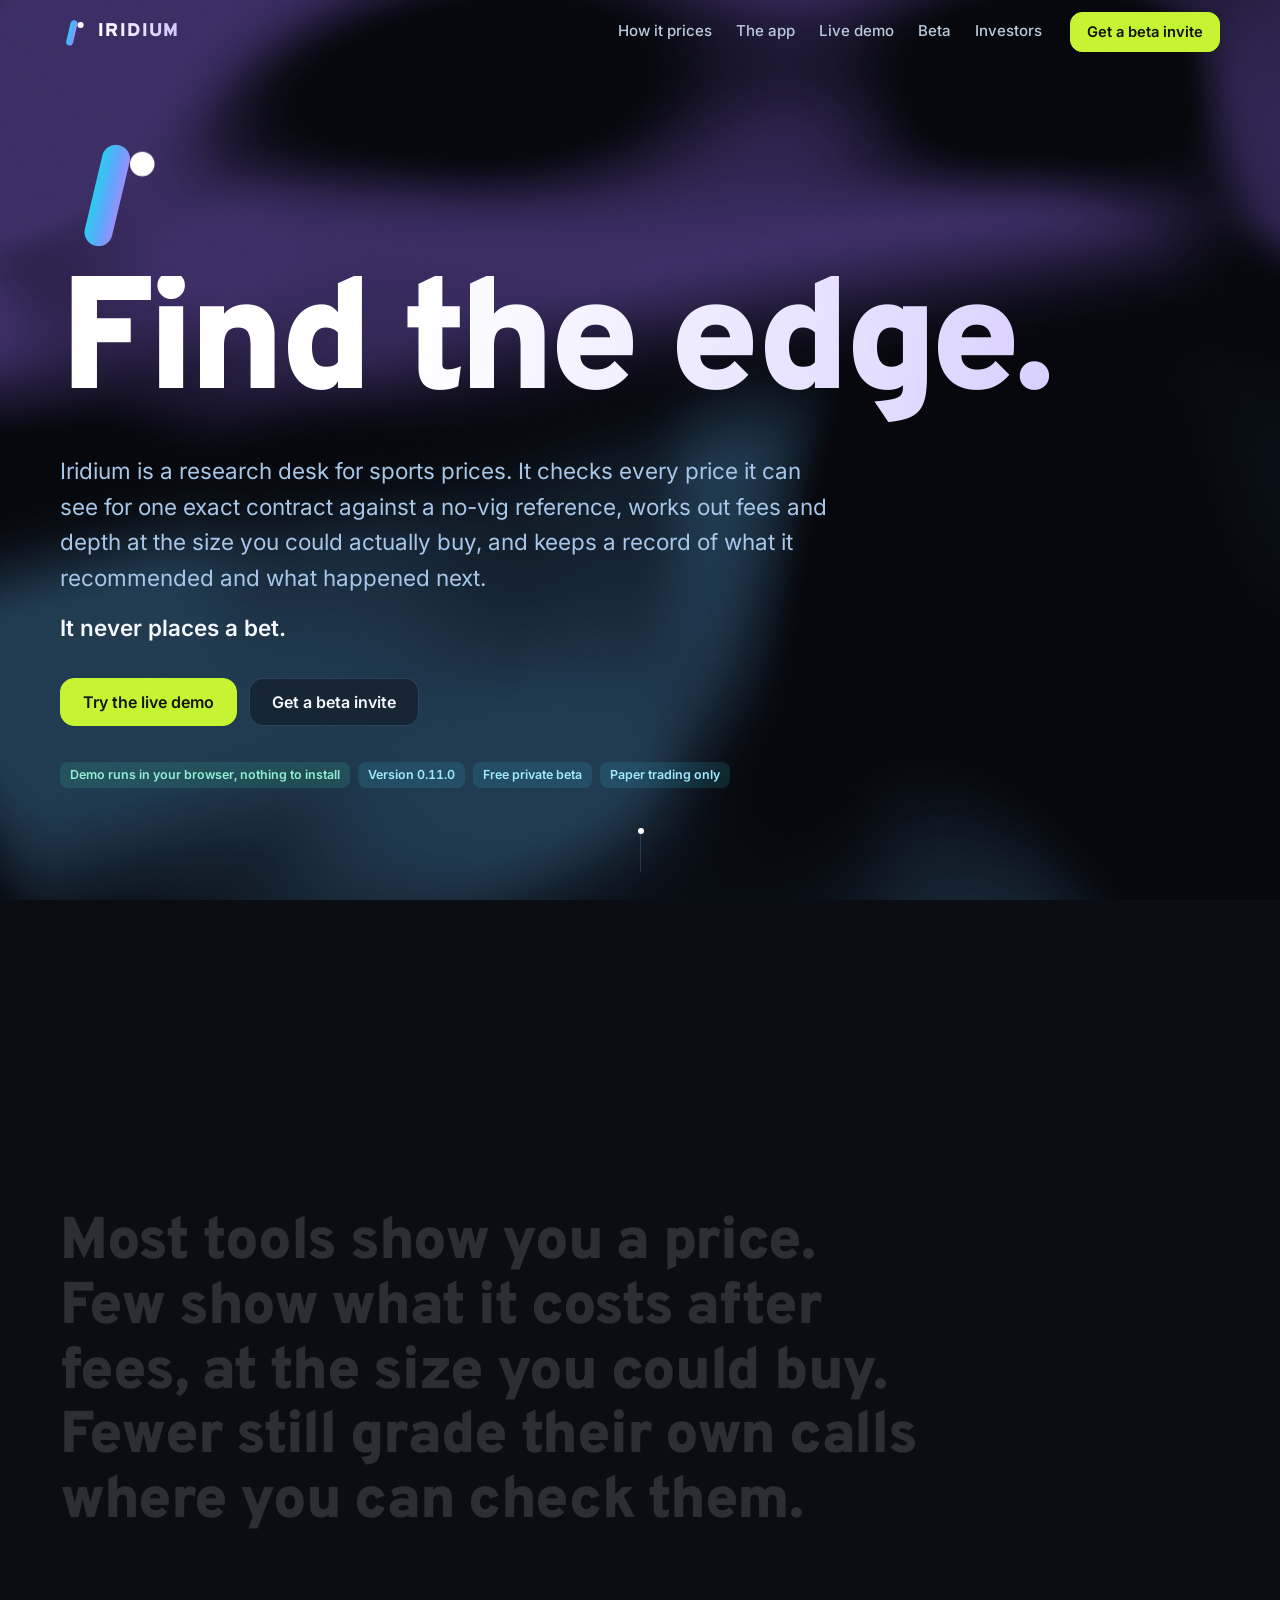
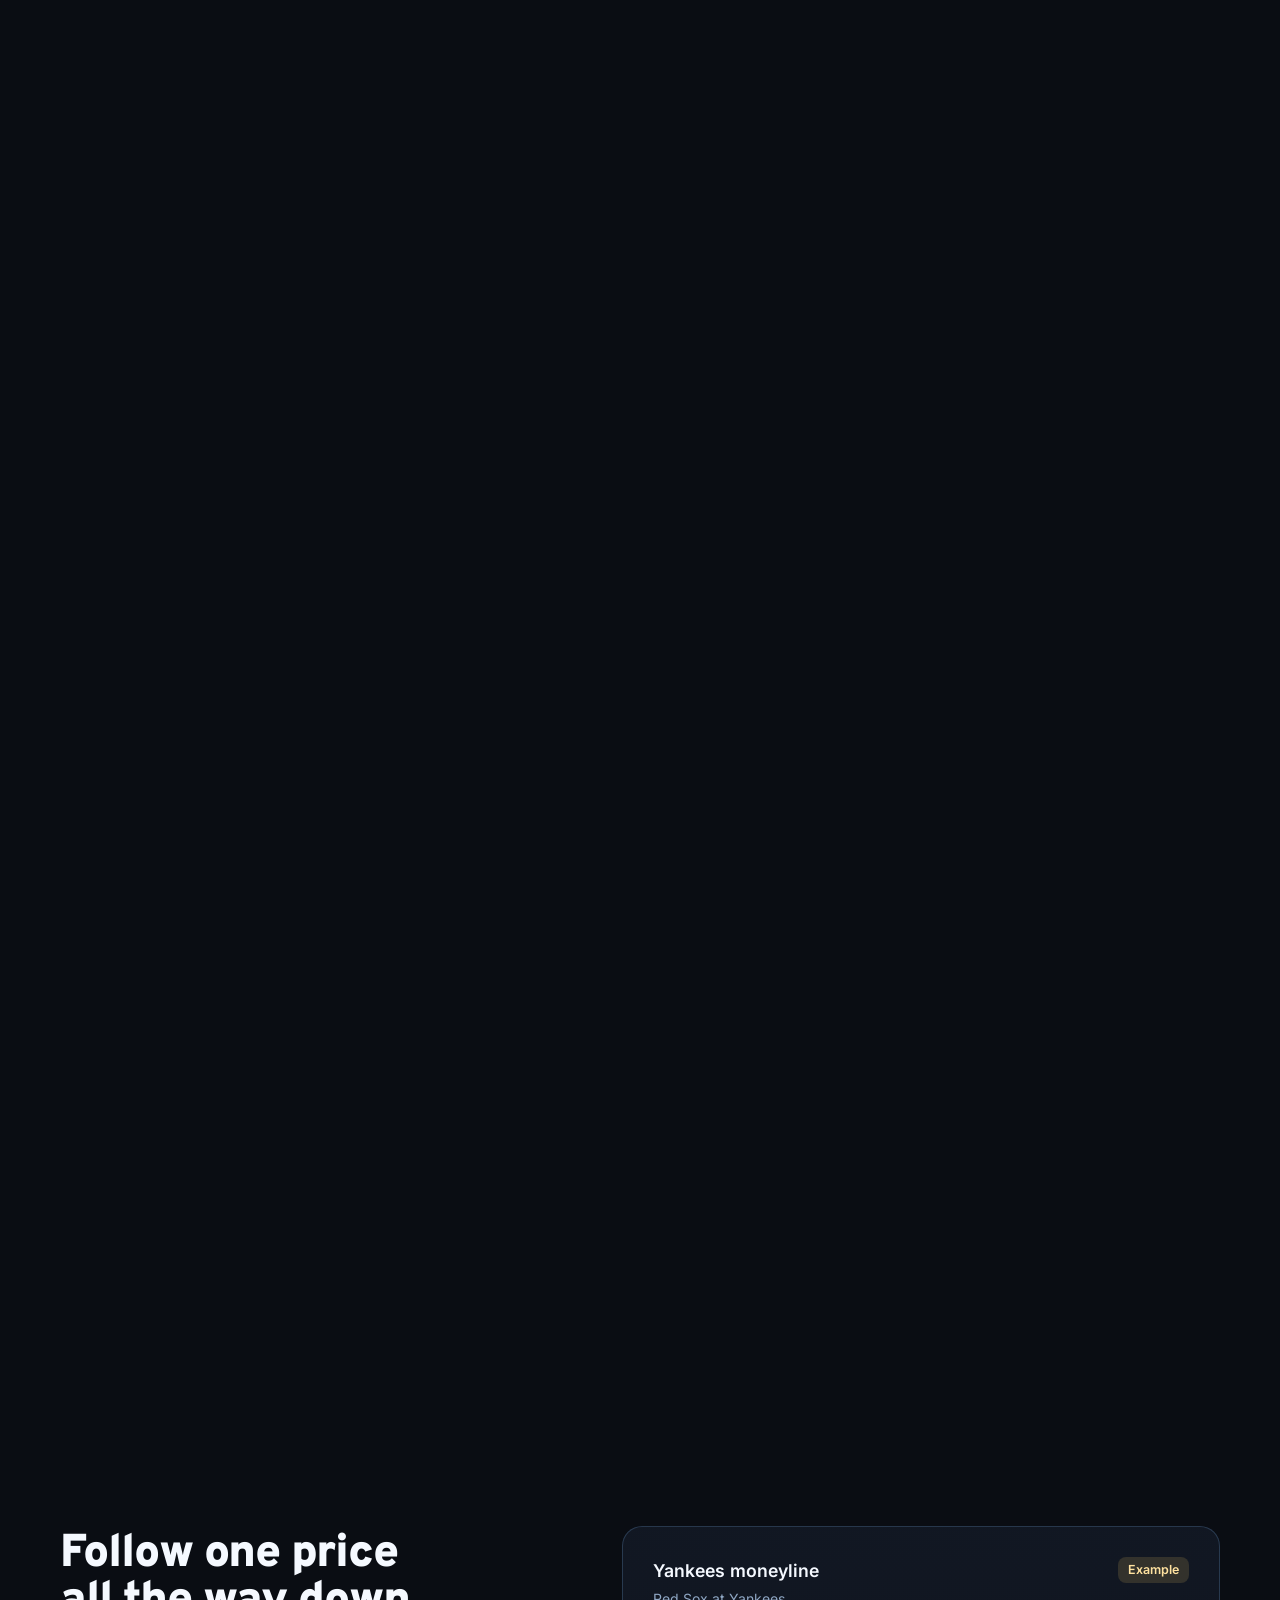
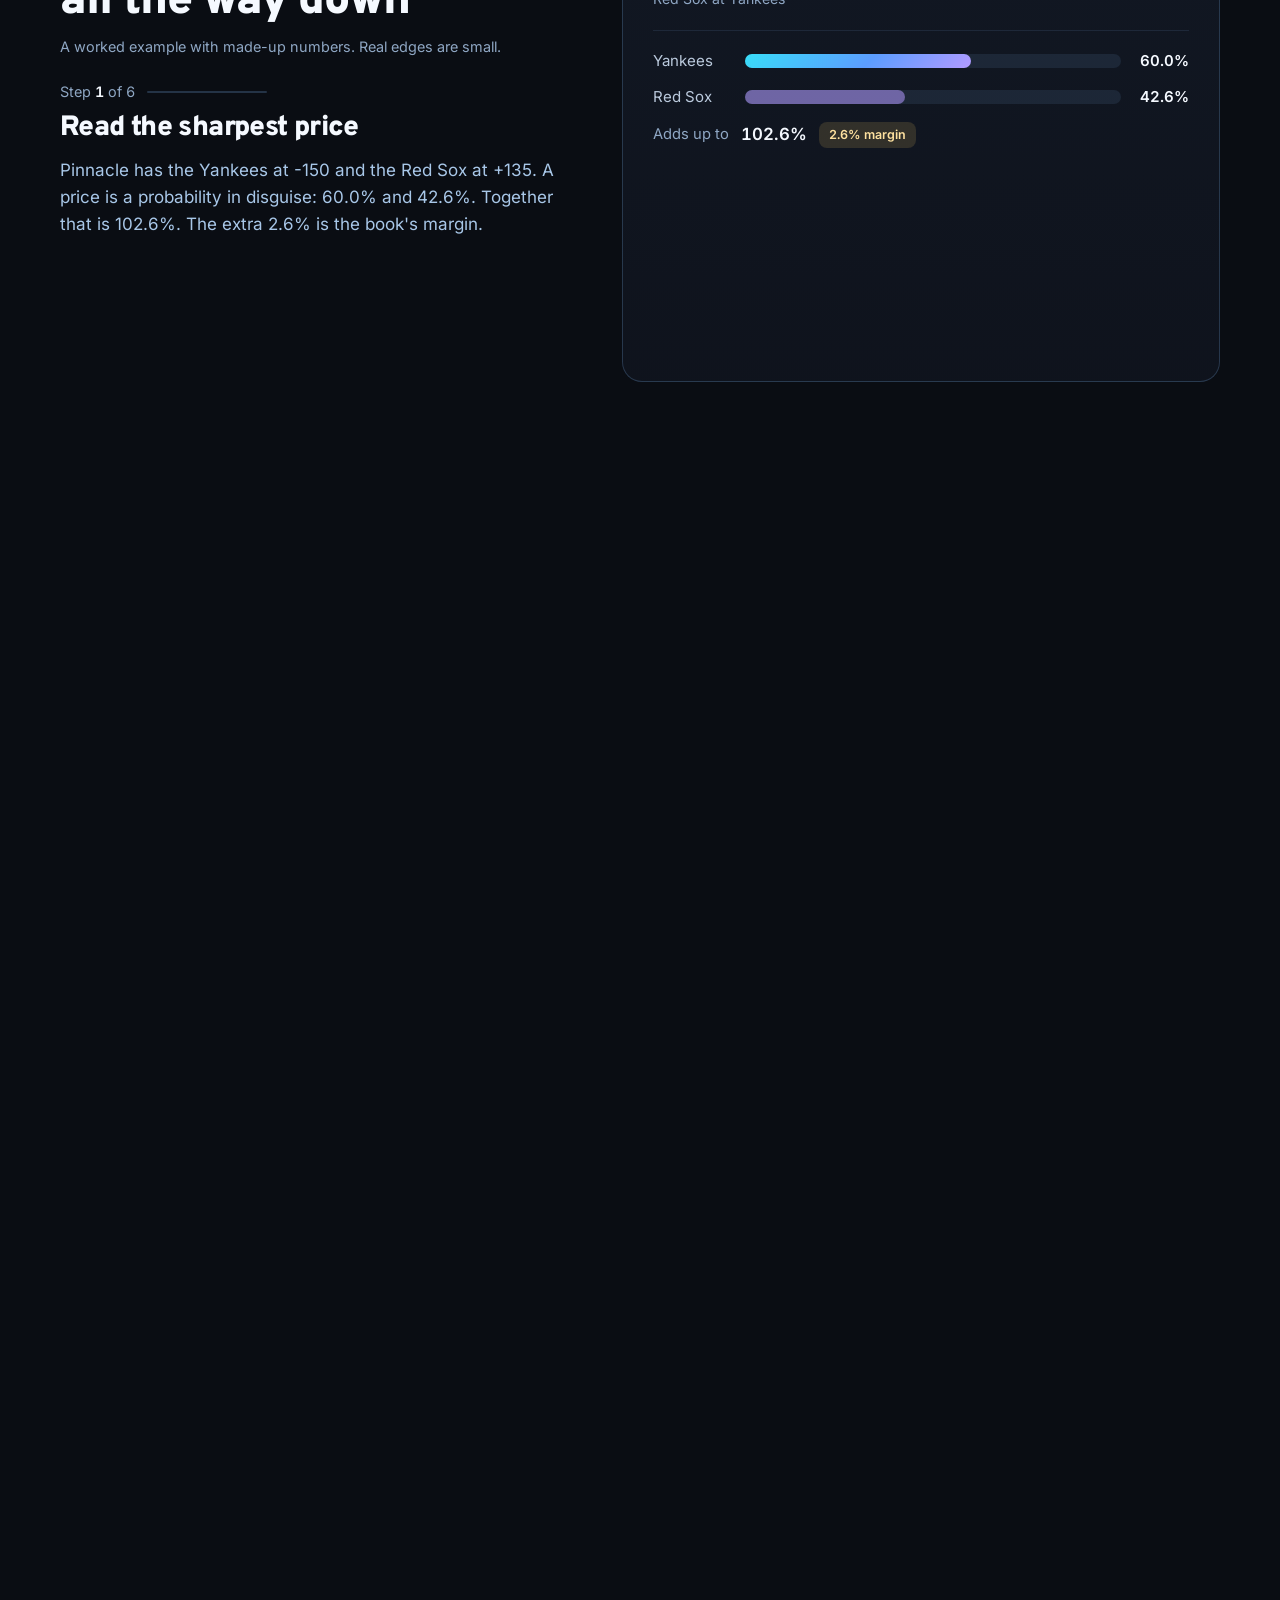
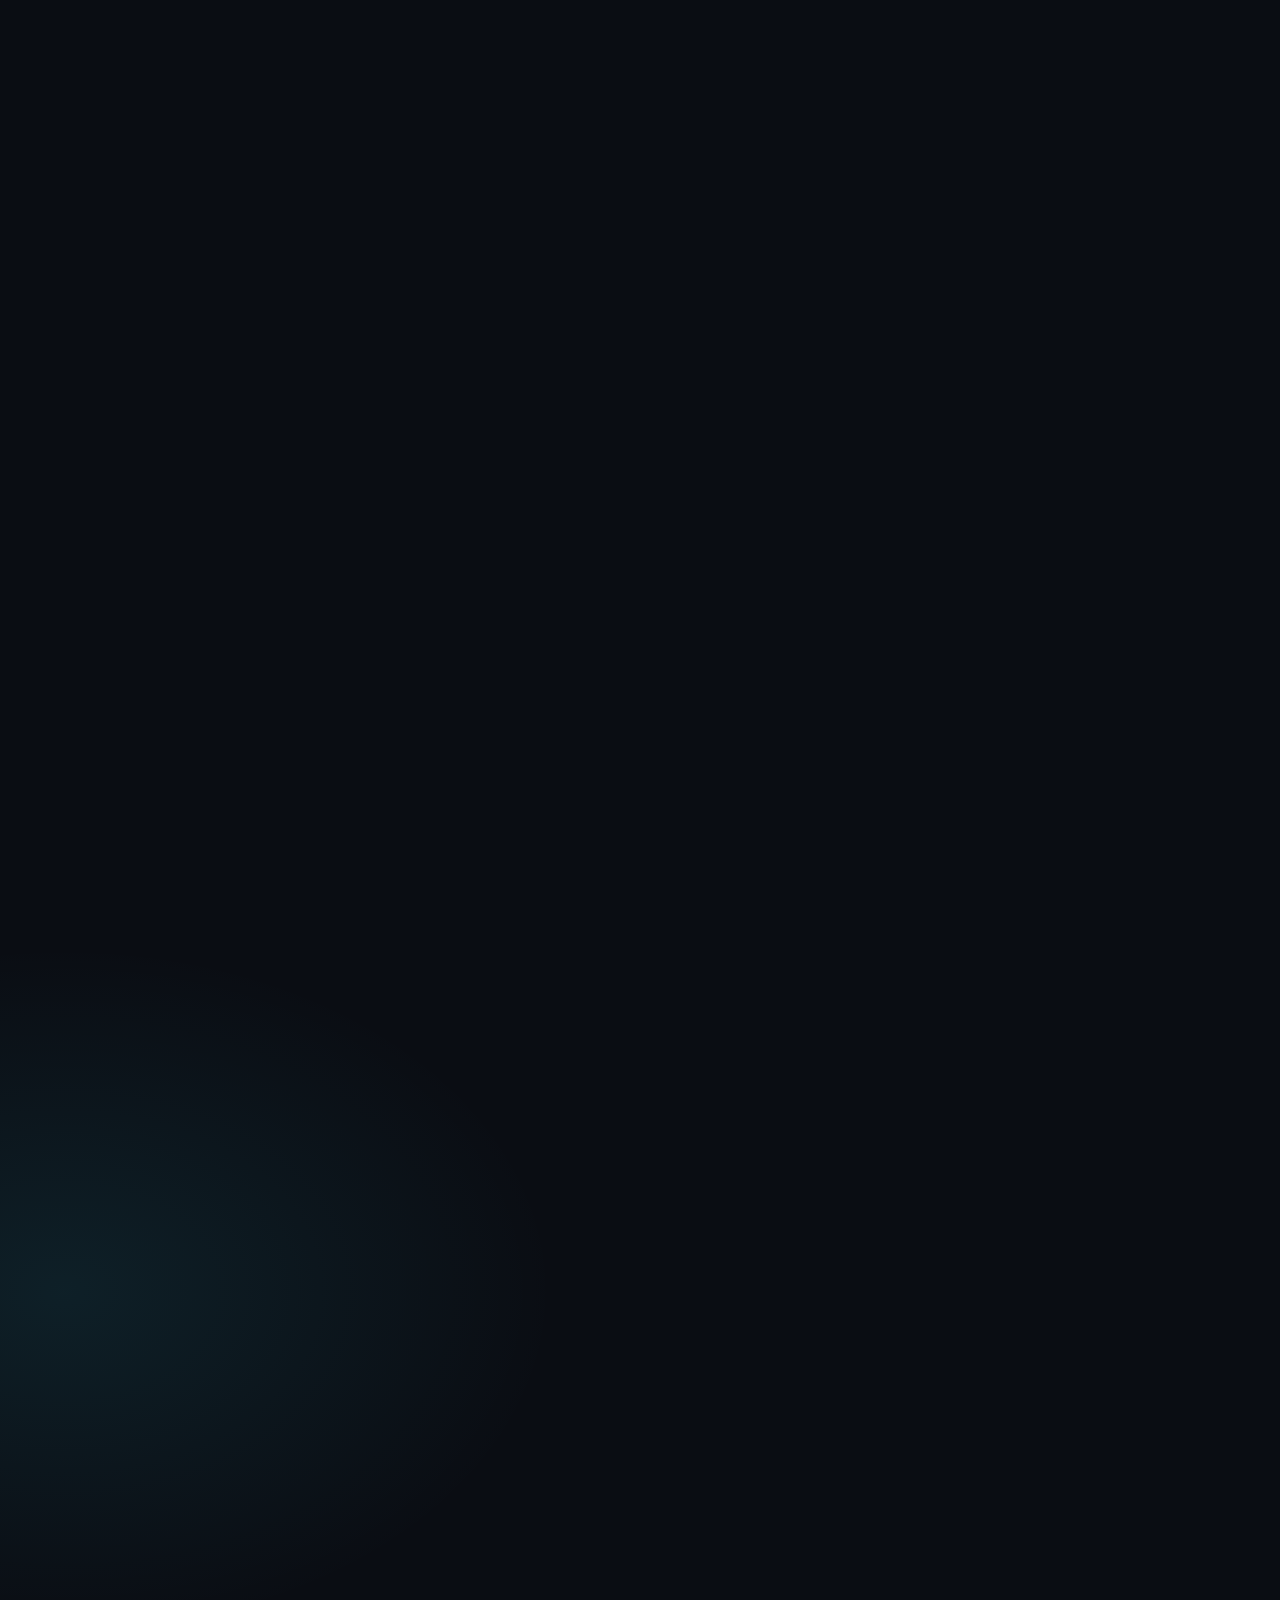
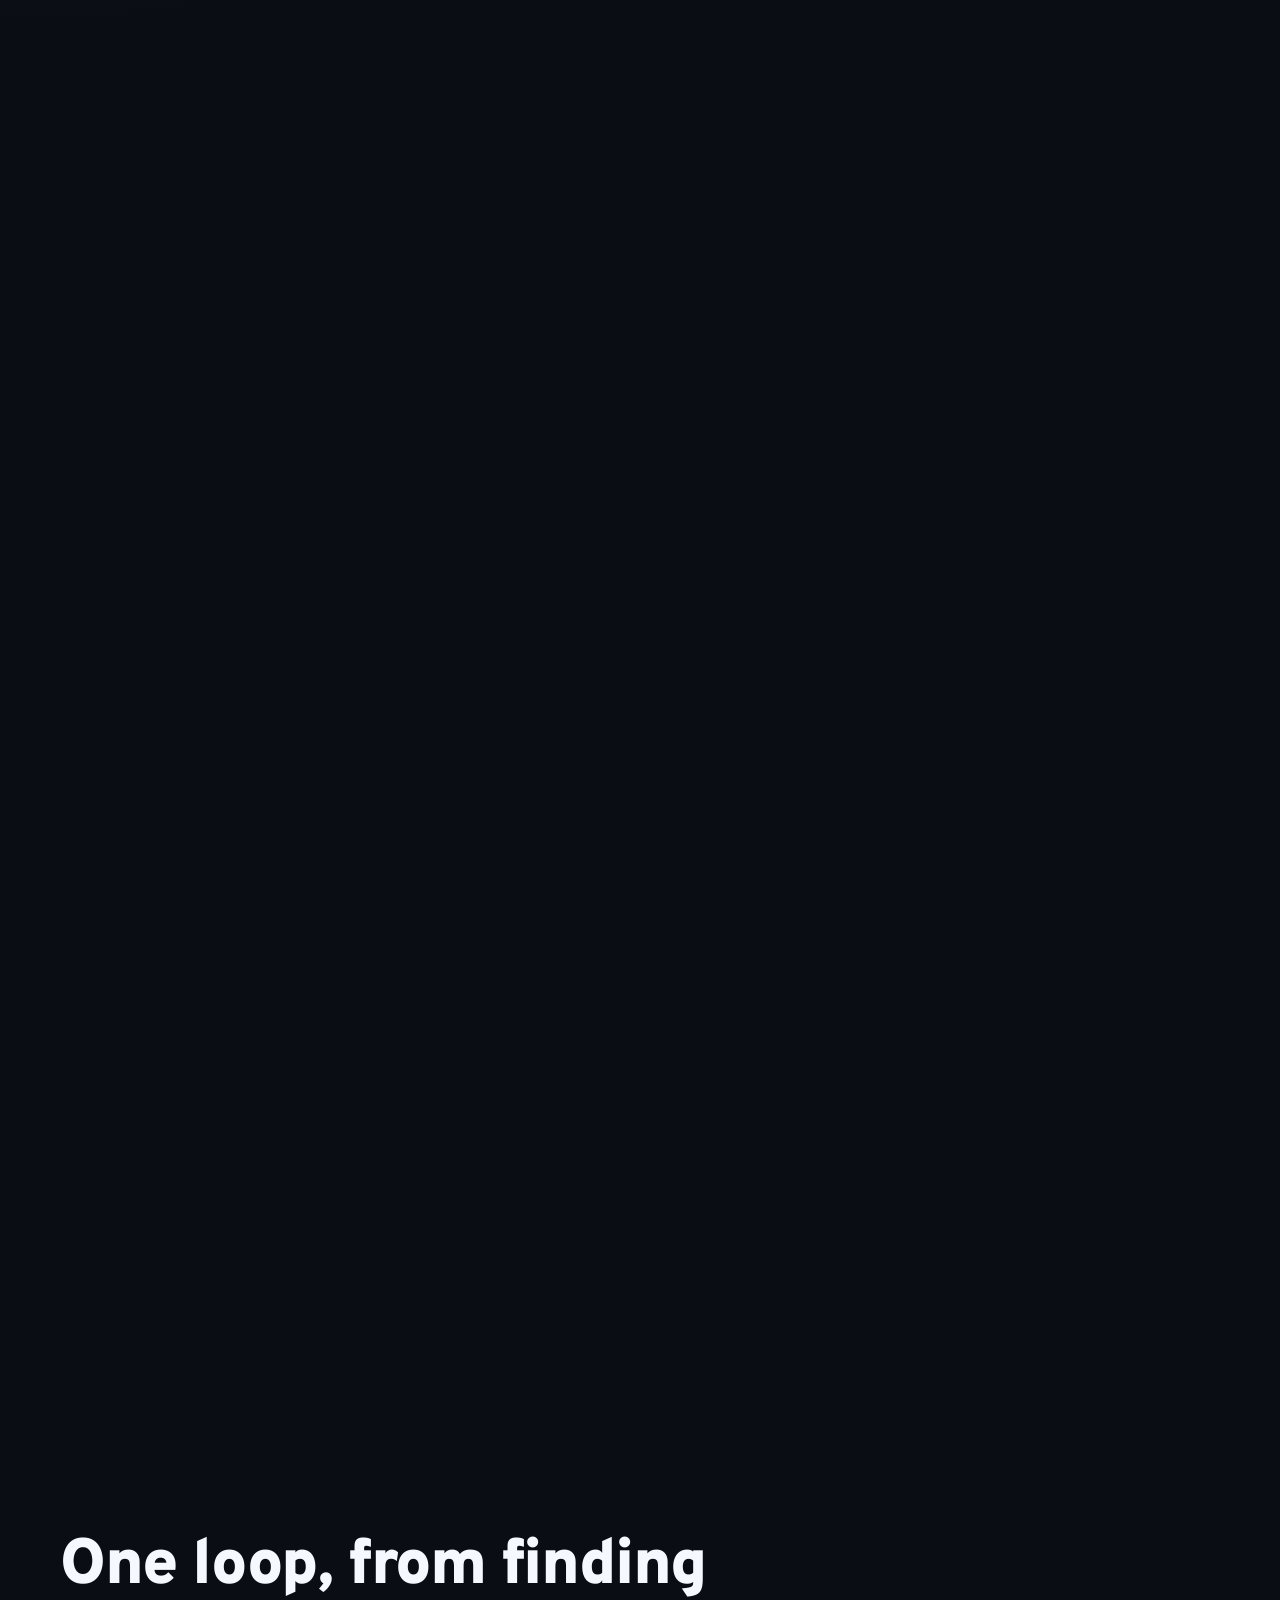
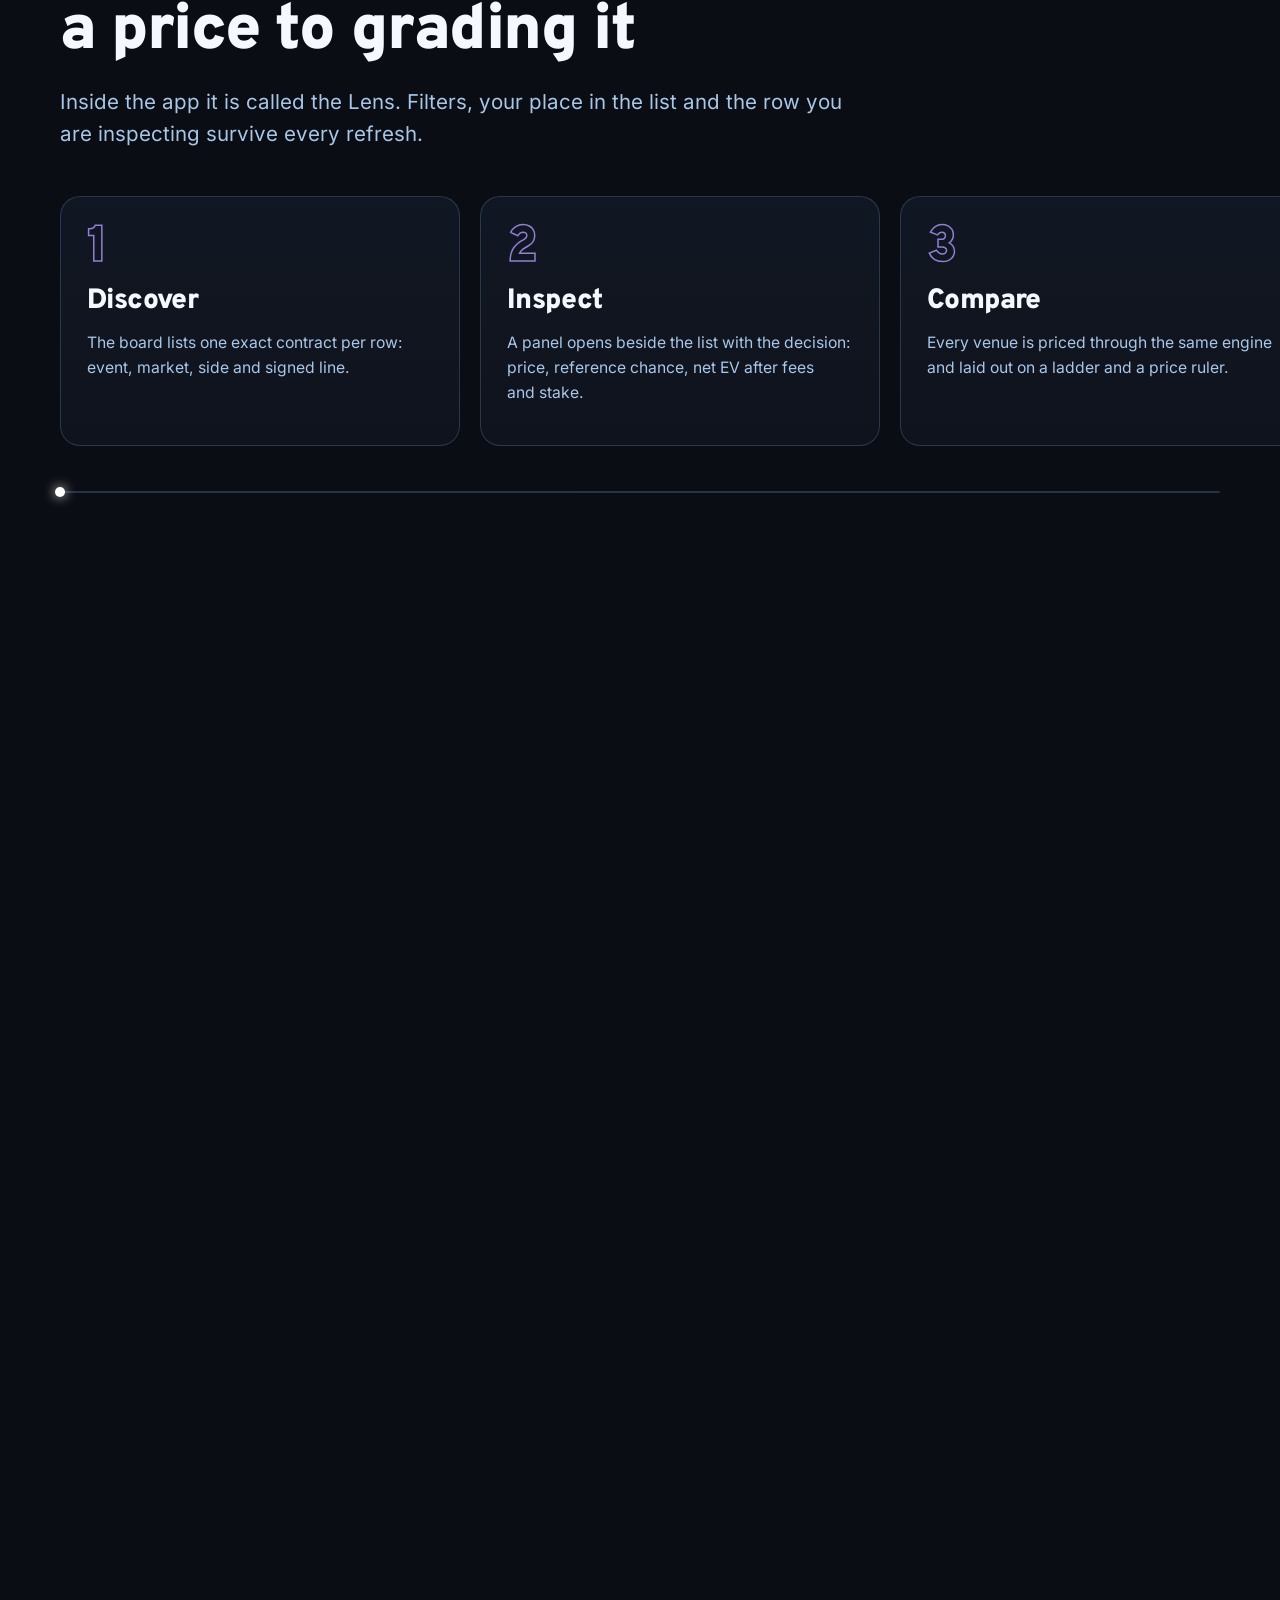
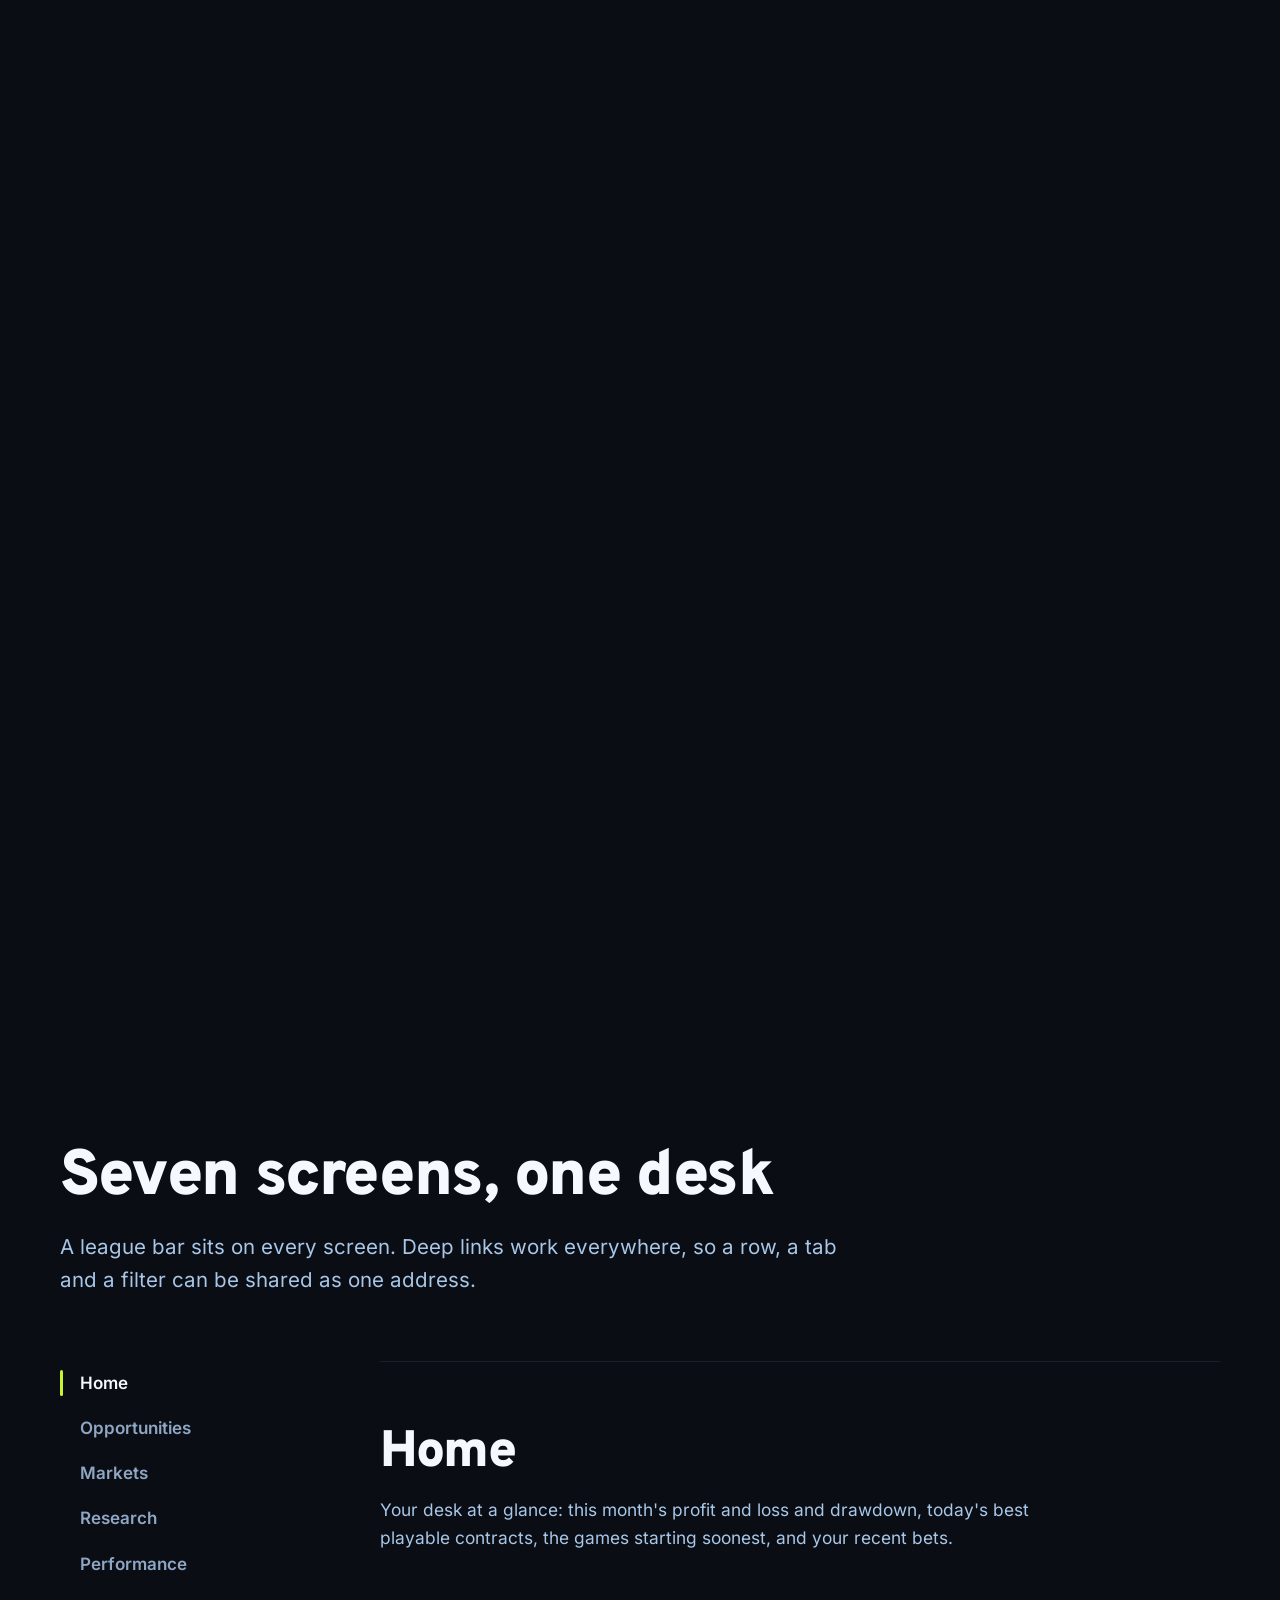
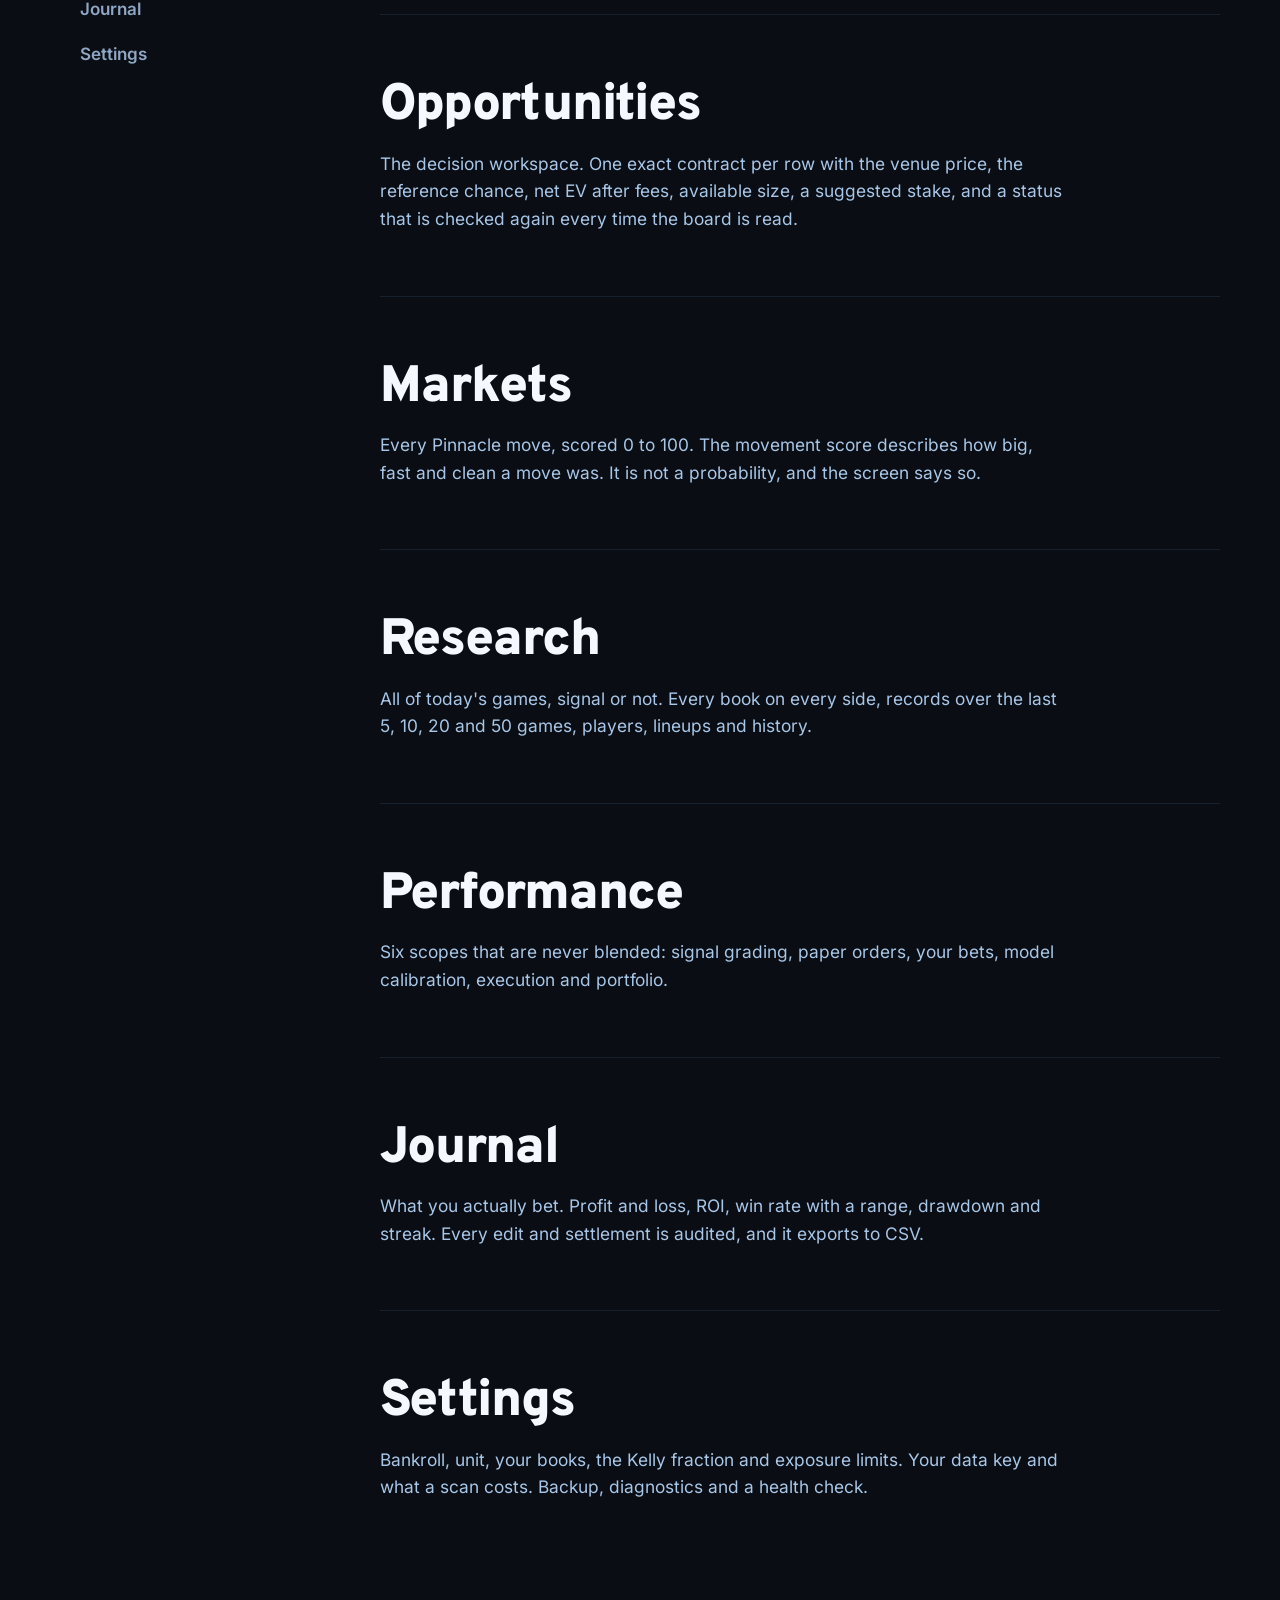
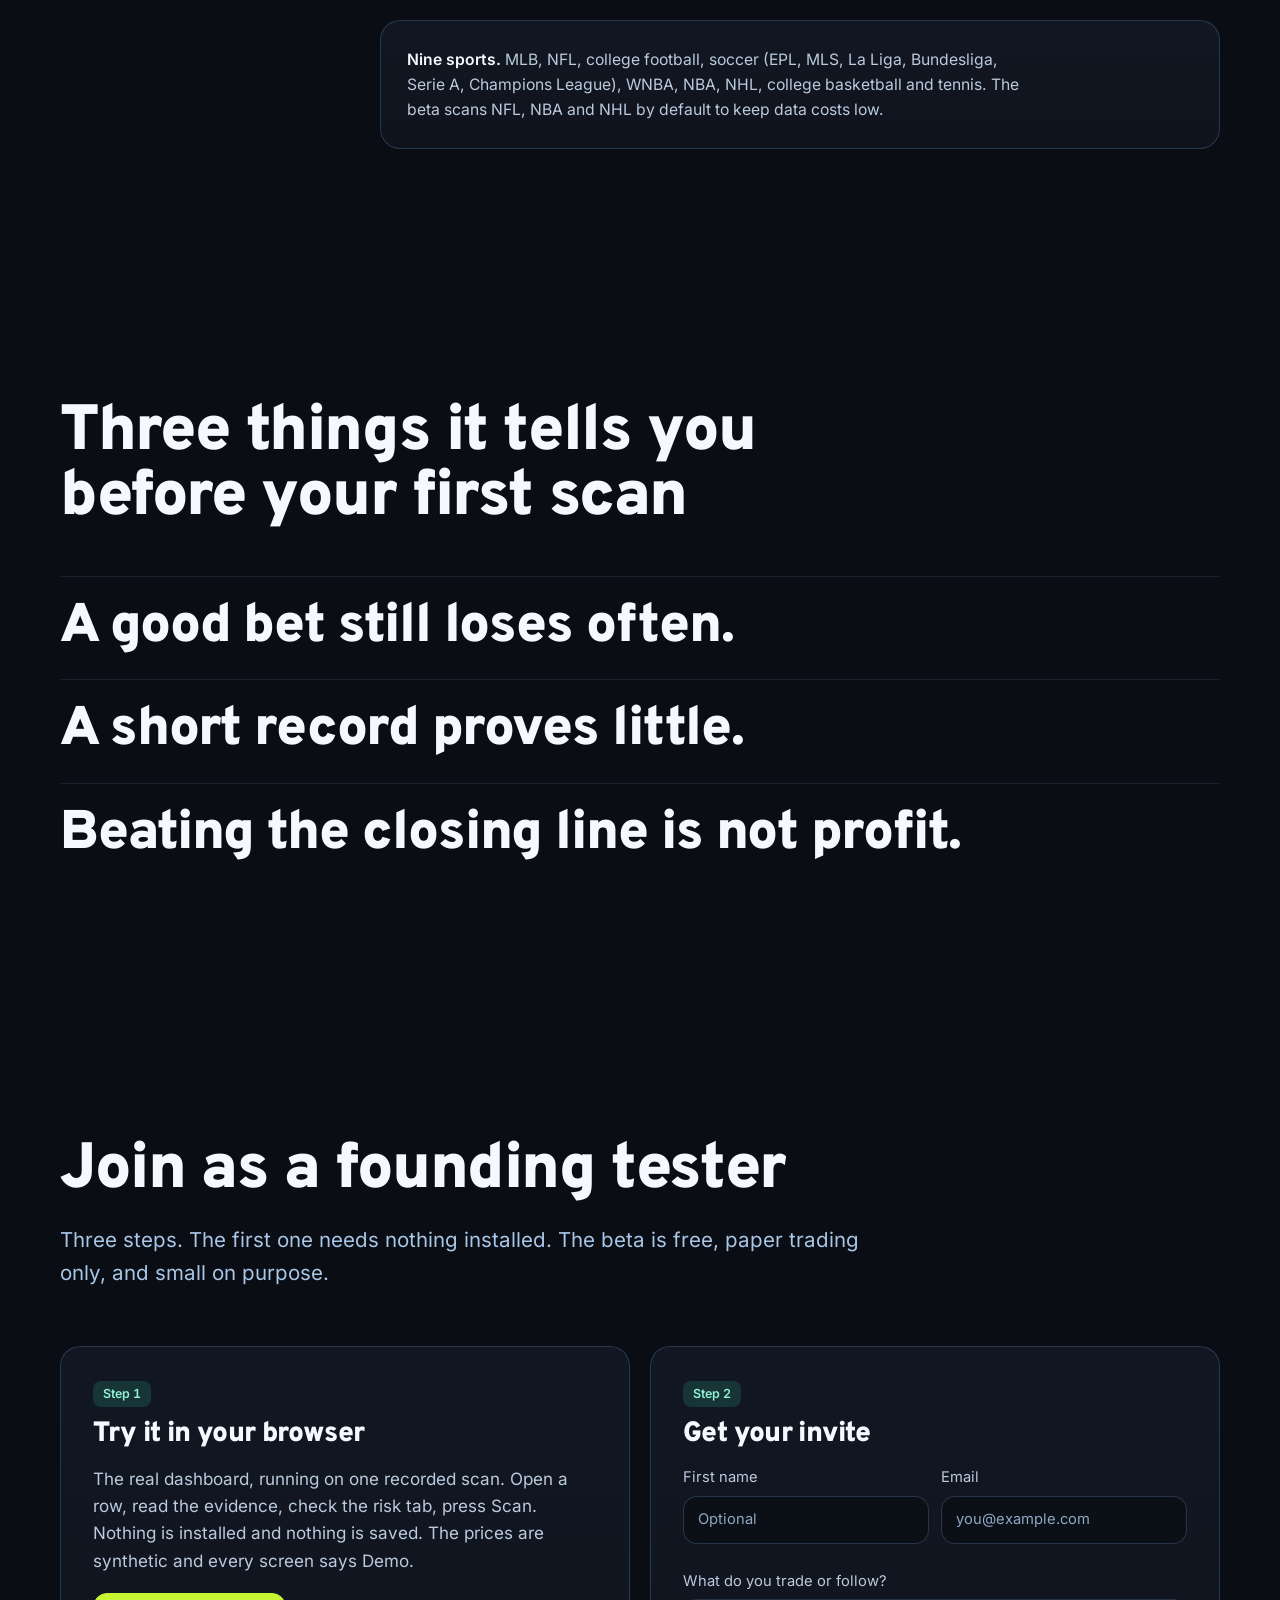
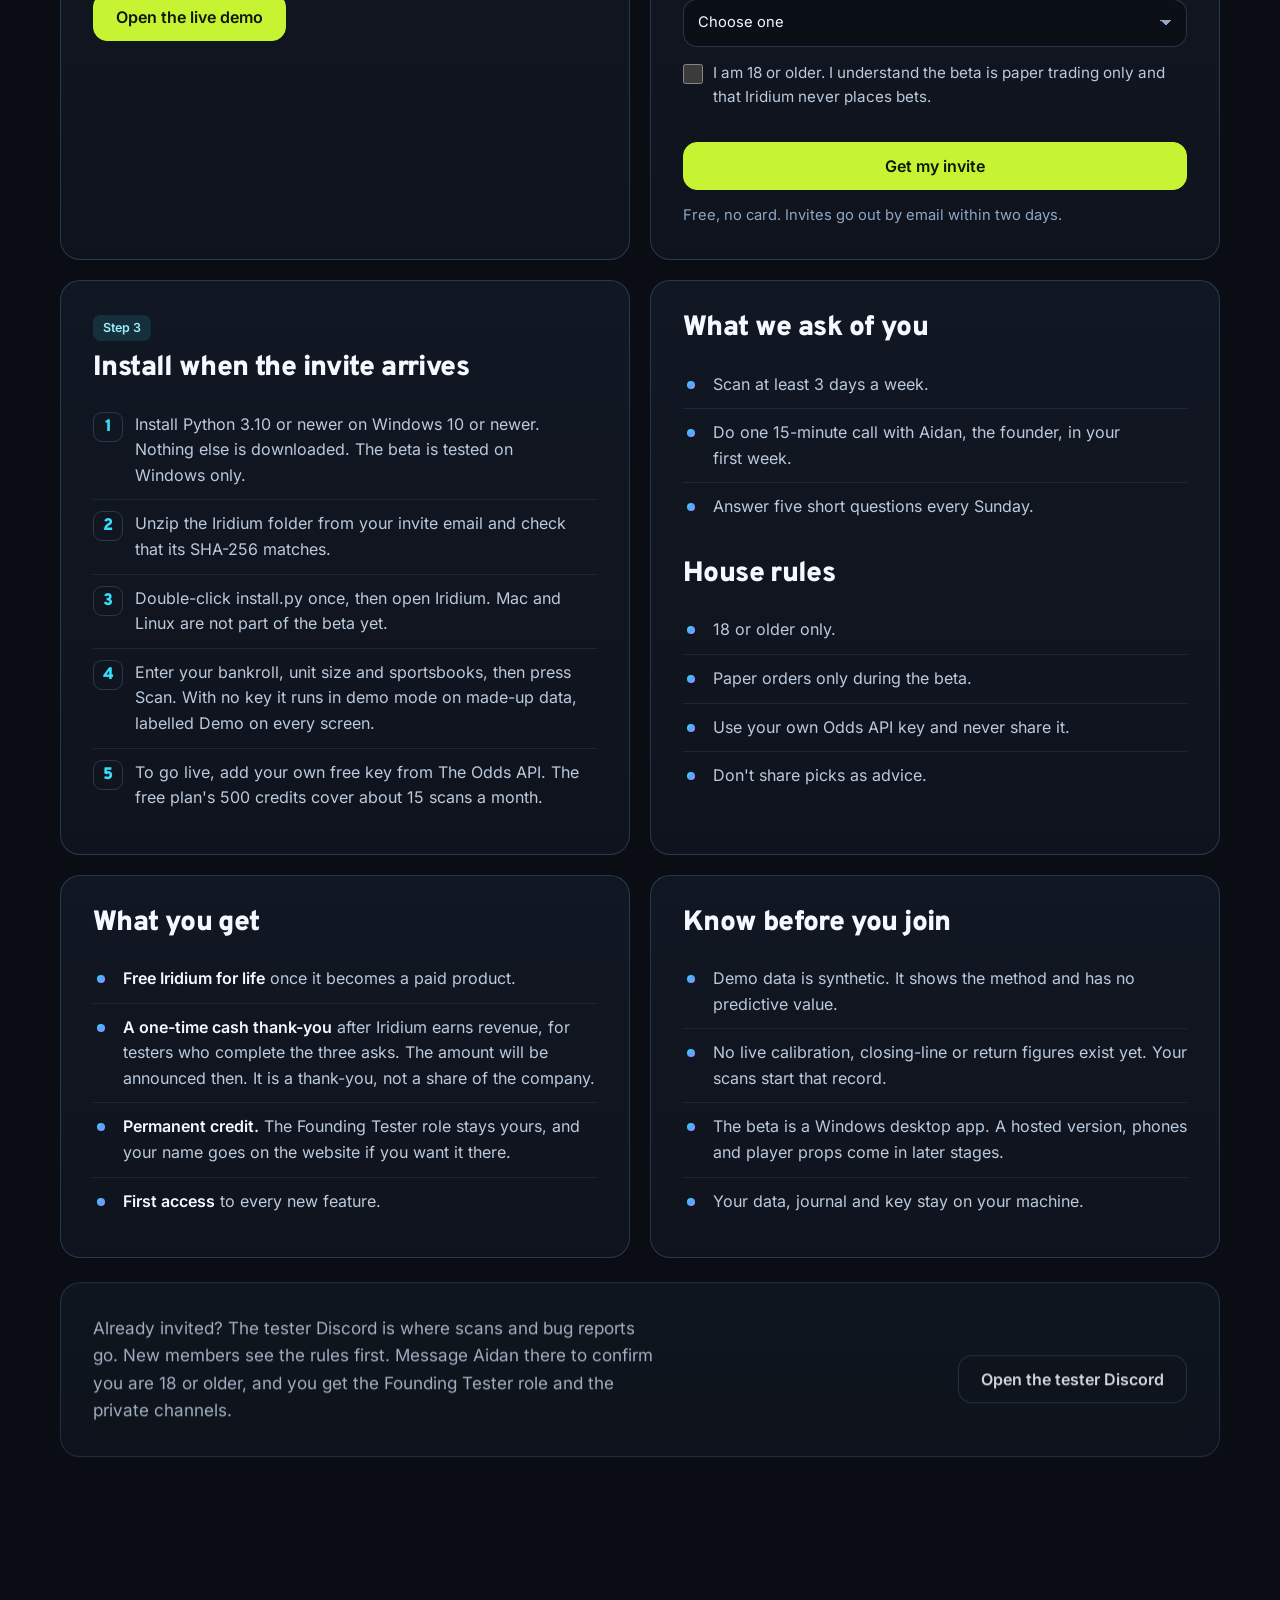
<file: index.html>
<!doctype html>
<html lang="en" data-motion="full">
<head>
<meta charset="utf-8">
<meta name="viewport" content="width=device-width,initial-scale=1,viewport-fit=cover">
<title>Iridium beta: find the edge</title>
<meta name="description" content="Iridium is a research desk for sports prices. It compares every price for one exact contract against a no-vig reference, counts fees and depth, and grades its own record. It never places a bet. Invite-only beta.">
<meta name="theme-color" content="#0A0D13">
<link rel="canonical" href="https://aidansherlock.github.io/iridium/">
<meta property="og:type" content="website">
<meta property="og:site_name" content="Iridium">
<meta property="og:title" content="Iridium beta: find the edge">
<meta property="og:description" content="A research desk for sports prices: one exact contract, every venue, priced after fees, graded against the close. It never places a bet. Try the demo in your browser, then join the free beta.">
<meta property="og:url" content="https://aidansherlock.github.io/iridium/">
<meta property="og:image" content="https://aidansherlock.github.io/iridium/og.png">
<meta property="og:image:width" content="1200">
<meta property="og:image:height" content="630">
<meta property="og:image:alt" content="Iridium mark and the words Find the edge">
<meta name="twitter:card" content="summary_large_image">
<meta name="twitter:site" content="@iridiumbet">
<link rel="icon" href="data:image/svg+xml,%3Csvg xmlns='http://www.w3.org/2000/svg' viewBox='0 0 64 64'%3E%3Cdefs%3E%3ClinearGradient id='g' x1='0' y1='0' x2='1' y2='1'%3E%3Cstop offset='0' stop-color='%2322d3ee'/%3E%3Cstop offset='.55' stop-color='%2360a5fa'/%3E%3Cstop offset='1' stop-color='%23a78bfa'/%3E%3C/linearGradient%3E%3C/defs%3E%3Crect width='64' height='64' rx='14' fill='%23000'/%3E%3Cpath d='M22 55 L32 13' stroke='url(%23g)' stroke-width='16' stroke-linecap='round'/%3E%3Ccircle cx='47' cy='16' r='7' fill='%23fff'/%3E%3C/svg%3E">
<style>
@font-face{font-family:Inter;font-weight:100 900;font-display:swap;src:url([data-uri]) format("woff2")}
@font-face{font-family:Overpass;font-weight:900;font-display:swap;src:url([data-uri]) format("woff2")}
:root{
  --bg:#0A0D13;--bg1:#11161F;--bg2:#182030;--line:rgba(74,106,140,.42);--line-soft:rgba(74,106,140,.22);
  --t1:#F5F9FF;--t2:#BBCADD;--ctx:#A8C7E8;--t3:#8FA7C4;
  --acc:#38DDF8;--acc3:#5C9DFF;--acc2:#B29AFF;--volt:#C6F432;--volt-ink:#10160A;
  --good:#3CE1AF;--warn:#FFD166;--bad:#FF7E97;
  --iri:linear-gradient(135deg,#38DDF8,#5C9DFF 55%,#B29AFF);
  --ease:cubic-bezier(.22,1,.36,1);--r:20px;--pad:clamp(20px,5vw,56px);
  --p:1;--page:0;--hp:0;
}
*{box-sizing:border-box;margin:0}
html{scroll-behavior:smooth;-webkit-text-size-adjust:100%;color-scheme:dark;background:var(--bg)}
body{font:400 1.0625rem/1.6 Inter,system-ui,sans-serif;color:var(--t2);background:
  radial-gradient(60vw 50vh at 85% 0%,rgba(178,154,255,.13),transparent 70%),
  radial-gradient(55vw 55vh at 5% 30%,rgba(56,221,248,.09),transparent 70%),var(--bg);
  -webkit-font-smoothing:antialiased}
main,footer{position:relative;z-index:1}
/* copying is switched off at the owner's request: text cannot be selected, and copy and cut do nothing. Links and buttons still work. */
body{-webkit-user-select:none;user-select:none;-webkit-touch-callout:none}
.contract,.nums,.count,.chip{font-variant-numeric:tabular-nums}
main{overflow-x:clip}
h1,h2,h3{font-family:Overpass,Inter,sans-serif;font-weight:900;color:var(--t1);letter-spacing:-.022em;line-height:1.02;text-wrap:balance}
h2{font-size:clamp(2.1rem,5.4vw,4rem);max-width:17ch}
h3{font-size:clamp(1.35rem,2.4vw,1.75rem);line-height:1.12}
p,li{text-wrap:pretty}
p{max-width:62ch}
a{color:var(--acc);text-underline-offset:3px}
ul,ol{padding:0;list-style:none}
strong,b{color:var(--t1);font-weight:600}
:focus-visible{outline:2px solid var(--volt);outline-offset:3px;border-radius:6px}
::selection{background:var(--volt);color:var(--volt-ink)}
.wrap{width:100%;max-width:calc(1160px + 2*var(--pad));margin-inline:auto;padding-left:max(var(--pad),env(safe-area-inset-left,0px));padding-right:max(var(--pad),env(safe-area-inset-right,0px))}
.lede{font-size:clamp(1.1rem,1.6vw,1.3rem);color:var(--ctx);margin-top:20px}
.note{font-size:.9rem;color:var(--t3)}
section{position:relative}
.sec{padding:clamp(88px,14vh,160px) 0}
#light{position:fixed;inset:0;width:100%;height:100%;z-index:0;pointer-events:none}
.skip{position:absolute;left:-999px}.skip:focus{left:16px;top:16px;z-index:99;background:var(--volt);color:var(--volt-ink);padding:8px 14px;border-radius:10px}

/* buttons: press feedback on every control */
.btn{display:inline-flex;align-items:center;gap:10px;min-height:48px;padding:0 22px;border-radius:14px;border:1px solid var(--line);
  background:rgba(17,22,31,.55);color:var(--t1);font:600 1rem/1 Inter,sans-serif;text-decoration:none;cursor:pointer;
  transition:transform .18s var(--ease),background .2s,border-color .2s;-webkit-backdrop-filter:blur(10px);backdrop-filter:blur(10px)}
.btn:hover{border-color:var(--acc);background:rgba(24,32,48,.8)}
.btn:active{transform:scale(.96)}
.btn.go{background:var(--volt);border-color:var(--volt);color:var(--volt-ink)}
.btn.go:hover{background:#d4fb55;border-color:#d4fb55}
.btn.sm{min-height:40px;padding:0 16px;font-size:.92rem;border-radius:12px}
.chip{display:inline-flex;align-items:center;height:26px;padding:0 10px;border-radius:8px;font-size:.78rem;font-weight:600;
  background:rgba(56,221,248,.12);color:#9FEBFB;white-space:nowrap}
.chip.warn{background:rgba(255,209,102,.14);color:#FFE2A0}
.chip.good{background:rgba(60,225,175,.14);color:#8FF0D2}
.card{background:linear-gradient(180deg,rgba(19,26,38,.86),rgba(16,21,31,.86));border:1px solid var(--line);border-radius:var(--r);
  -webkit-backdrop-filter:blur(14px);backdrop-filter:blur(14px)}
@supports (corner-shape:squircle){.card,.btn,.chip{corner-shape:squircle}.card{border-radius:28px}.btn{border-radius:20px}}

/* top bar: clear glass that takes a material only when content is under it */
.top{position:fixed;inset:0 0 auto 0;z-index:20;padding-top:env(safe-area-inset-top);border-bottom:1px solid transparent;transition:background .3s,border-color .3s}
.top.solid{background:rgba(10,13,19,.62);-webkit-backdrop-filter:blur(18px) saturate(1.4);backdrop-filter:blur(18px) saturate(1.4);border-color:var(--line-soft)}
.top .wrap{display:flex;align-items:center;gap:28px;height:64px}
.brand{display:flex;align-items:center;gap:10px;text-decoration:none;margin-right:auto}
.brand svg{width:28px;height:28px}
.brand span{font:900 1.15rem/1 Overpass,sans-serif;letter-spacing:.075em;background:linear-gradient(90deg,#fff,#CFC4FF);-webkit-background-clip:text;background-clip:text;color:transparent}
.top nav{display:flex;gap:24px}
.top nav a{color:var(--t2);text-decoration:none;font-size:.94rem;font-weight:500;padding:6px 0;border-bottom:2px solid transparent;transition:color .2s,border-color .2s}
.top nav a:hover{color:var(--t1)}
.top nav a[aria-current]{color:var(--t1);border-color:var(--volt)}
.bar{position:fixed;left:0;top:0;height:2px;width:100%;z-index:21;background:var(--iri);transform-origin:0 50%;transform:scaleX(var(--page))}
@media(min-width:1280px){.bar{display:none}}


/* hero */
.hero{min-height:100vh;min-height:100svh;display:grid;align-items:center;padding:120px 0 96px}
.hero .in{transform:translateY(calc(var(--hp)*-70px)) scale(calc(1 - var(--hp)*.07));opacity:calc(1 - var(--hp)*1.25);transform-origin:20% 40%}
.mark{width:clamp(72px,9vw,112px);height:auto;display:block;margin-bottom:28px;overflow:visible}
.mark .bar-s{stroke-dasharray:44;stroke-dashoffset:44;animation:rise .95s var(--ease) .2s forwards}
.mark .pt{opacity:0;animation:climb .9s var(--ease) .75s forwards}
.mark .halo{opacity:0;transform-origin:47px 16px;animation:halo 1.5s ease-out 1.45s forwards}
@keyframes rise{to{stroke-dashoffset:0}}
@keyframes climb{0%{opacity:0;transform:translate(-25px,39px) scale(.5)}35%{opacity:1}70%{transform:translate(-15px,-3px) scale(.9)}100%{opacity:1;transform:none}}
@keyframes halo{0%{opacity:.9;transform:scale(.6)}100%{opacity:0;transform:scale(4.2)}}
h1{font-size:clamp(3.4rem,12.5vw,10.5rem);letter-spacing:-.04em;line-height:.9;background:linear-gradient(100deg,#fff 30%,#CFC4FF);-webkit-background-clip:text;background-clip:text;color:transparent;padding-bottom:.08em}
.hero .up{opacity:0;transform:translateY(26px);animation:up .9s var(--ease) forwards;animation-delay:calc(1s + var(--i)*.12s)}
@keyframes up{to{opacity:1;transform:none}}
.hero .lede{max-width:56ch;font-size:clamp(1.12rem,1.75vw,1.4rem)}
.hero .never{color:var(--t1);font-weight:600;margin-top:14px;font-size:clamp(1.12rem,1.75vw,1.4rem)}
.cta{display:flex;flex-wrap:wrap;gap:12px;margin-top:32px}
.facts{display:flex;flex-wrap:wrap;gap:8px;margin-top:36px}
.cue{position:absolute;left:50%;bottom:28px;width:1px;height:44px;background:var(--line);opacity:calc(1 - var(--hp)*4)}
.cue::after{content:"";position:absolute;left:-2.5px;top:0;width:6px;height:6px;border-radius:50%;background:#fff;animation:cue 1.8s var(--ease) infinite}
@keyframes cue{0%{transform:translateY(0);opacity:0}25%{opacity:1}100%{transform:translateY(40px);opacity:0}}

/* scroll-linked reveals. --p runs 0 to 1 as a block enters; --i staggers its children */
[data-view] .rv,[data-view].rv{--q:clamp(0,calc(var(--p)*1.7 - var(--i,0)*.14),1);opacity:var(--q);transform:translateY(calc((1 - var(--q))*30px))}
.wipe{background:linear-gradient(90deg,var(--t1) calc(var(--p)*130% - 30%),rgba(245,249,255,.16) calc(var(--p)*130%));-webkit-background-clip:text;background-clip:text;color:transparent}
.words span{opacity:clamp(.14,calc(var(--p)*(var(--n) + 5) - var(--i)),1)}

/* pinned scenes */
.pin{height:calc(var(--len)*100vh)}
.stick{position:sticky;top:0;height:100vh;height:100svh;display:grid;grid-template-columns:minmax(0,1fr);align-items:center;overflow:hidden;padding:76px 0 28px}
.say p{font:900 clamp(1.7rem,4.6vw,3.9rem)/1.1 Overpass,sans-serif;letter-spacing:-.022em;color:var(--t1);max-width:22ch}
.say.wide p{font-size:clamp(1.45rem,3.5vw,3rem);max-width:27ch}

/* the pricing scene */
.price .grid{display:grid;grid-template-columns:minmax(0,5fr) minmax(0,6fr);gap:clamp(28px,5vw,72px);align-items:center}
.price h2{font-size:clamp(1.9rem,3.6vw,3rem);margin-bottom:10px}
.count{font-size:.9rem;color:var(--t3);margin:22px 0 10px;display:flex;align-items:center;gap:12px}
.count i{flex:0 0 120px;height:2px;background:var(--line);position:relative;overflow:hidden;border-radius:2px}
.count i::after{content:"";position:absolute;inset:0;background:var(--volt);transform-origin:0 50%;transform:scaleX(var(--p))}
.steps{position:relative;min-height:15.5em}
.steps li{position:absolute;inset:0 0 auto 0;opacity:0;transform:translateY(22px);transition:opacity .3s,transform .55s var(--ease);pointer-events:none}
.steps li.past{transform:translateY(-22px)}
.steps li.cur{opacity:1;transform:none;pointer-events:auto}
.steps p{margin-top:12px;color:var(--ctx)}
.contract{padding:clamp(18px,2.4vw,30px);--y:60;--x:42.6;--m:52;--k:19.4;--vig:1}
.chead{display:flex;justify-content:space-between;align-items:flex-start;gap:12px;padding-bottom:18px;border-bottom:1px solid var(--line-soft)}
.chead b{display:block;font-size:1.1rem}.chead span:not(.chip){font-size:.88rem;color:var(--t3)}
.grp{padding:18px 0 4px;opacity:0;transform:translateY(12px);transition:opacity .4s,transform .6s var(--ease)}
.grp.on{opacity:1;transform:none}
.grp+.grp{border-top:1px solid var(--line-soft)}
.row{display:grid;grid-template-columns:5.2em 1fr 3.6em;align-items:center;gap:14px;margin-bottom:12px;font-size:.94rem}
.row b{text-align:right}
.row.kelly{grid-template-columns:7.6em 1fr 3.6em}
.track{position:relative;height:14px;border-radius:7px;background:rgba(74,106,140,.2)}
.fill{position:absolute;inset:0 auto 0 0;border-radius:7px;background:var(--iri)}
.fill.y{width:calc(var(--y)*1%)}.fill.x{width:calc(var(--x)*1%);background:rgba(178,154,255,.55)}
.fill.k{width:calc(var(--k)*5%);background:var(--good)}
.mk{position:absolute;top:-5px;bottom:-5px;width:2px;border-radius:2px;opacity:0;transition:opacity .4s}
.mk.on{opacity:1}
.mk.book{left:49%;background:var(--acc)}.mk.mkt{left:calc(var(--m)*1%);background:var(--warn)}
.mk.cap{left:15%;background:var(--t1);opacity:.7}
.sum{display:flex;align-items:center;gap:12px;font-size:.92rem;color:var(--t3);min-height:26px}
.sum b{font-size:1.05rem}
#vig{opacity:var(--vig);transform:scale(calc(.8 + var(--vig)*.2))}
.lrow{display:grid;grid-template-columns:1fr 4.2em 5.6em;gap:12px;align-items:center;font-size:.94rem;margin-bottom:10px}
.lrow span:first-child::before{content:"";display:inline-block;width:8px;height:8px;border-radius:2px;margin-right:9px;background:var(--acc)}
.lrow.m span:first-child::before{background:var(--warn)}
.lrow span+span{text-align:right;color:var(--t1)}
.lrow b{text-align:right;color:var(--good)}
.lnote{font-size:.85rem;color:var(--t3);opacity:0;transition:opacity .4s;min-height:1.4em}.lnote.on{opacity:1}

/* the Lens: six steps carried sideways by the wheel */
.lens .stick{align-content:center;gap:clamp(24px,5vh,48px)}
.lens .rail{display:flex;gap:20px;padding-inline:max(var(--pad),calc((100vw - 1160px)/2));will-change:transform}
.lc{flex:0 0 min(400px,80vw);padding:26px 26px 30px;display:flex;flex-direction:column;gap:12px;min-height:250px}
.lc em{font:900 3.2rem/1 Overpass,sans-serif;font-style:normal;color:transparent;-webkit-text-stroke:1.5px var(--acc2);opacity:.8}
.lc p{font-size:.98rem;color:var(--ctx)}
.lens .thread{height:2px;background:var(--line);position:relative;border-radius:2px}
.lens .thread::before{content:"";position:absolute;inset:0;background:var(--iri);transform-origin:0 50%;transform:scaleX(var(--p))}
.lens .thread::after{content:"";position:absolute;top:-4px;left:calc(var(--p)*100%);width:10px;height:10px;margin-left:-5px;border-radius:50%;background:#fff;box-shadow:0 0 12px rgba(255,255,255,.9)}

/* the seven screens: a list that marks where you are, like the app's own rail */
.app .grid{display:grid;grid-template-columns:230px minmax(0,1fr);gap:clamp(32px,7vw,110px);margin-top:64px}
.spy{position:sticky;top:112px;align-self:start}
.spy a{display:block;padding:9px 0 9px 20px;color:var(--t3);text-decoration:none;font-weight:600;transition:color .25s}
.spy a[aria-current]{color:var(--t1)}
.spy::before{content:"";position:absolute;left:0;top:0;width:3px;height:26px;border-radius:3px;background:var(--volt);transform:translateY(var(--my,9px));transition:transform .45s var(--ease)}
.screen{padding:clamp(34px,7vh,64px) 0;border-top:1px solid var(--line-soft);scroll-margin-top:100px}
.screen h3{font-size:clamp(1.8rem,4.2vw,3.2rem)}
.screen p{margin-top:14px;color:var(--ctx);font-size:1.08rem}
.sports{margin-top:56px;padding:26px}
.sports p{font-size:.98rem}

/* three warnings */
.three li{font:900 clamp(1.6rem,4.3vw,3.4rem)/1.08 Overpass,sans-serif;letter-spacing:-.02em;padding:22px 0;border-top:1px solid var(--line-soft)}
.three{margin-top:44px}

/* beta */
.cols{display:grid;grid-template-columns:repeat(2,minmax(0,1fr));gap:20px;margin-top:56px}
.cols .card{padding:clamp(22px,2.6vw,32px)}
.cols h3{margin-bottom:16px}
.list li{position:relative;padding:11px 0 11px 30px;border-top:1px solid var(--line-soft);font-size:1rem}
.list li:first-child{border-top:0}
.list li::before{content:"";position:absolute;left:4px;top:1.25em;width:8px;height:8px;border-radius:50%;background:var(--iri)}
ol.list{counter-reset:n}
ol.list li{padding-left:42px;counter-increment:n}
ol.list li::before{content:counter(n);background:none;top:11px;left:0;width:28px;height:28px;font:900 1.05rem/28px Overpass,sans-serif;color:var(--acc);text-align:center;border:1px solid var(--line);border-radius:9px}
.span2{grid-column:1/-1}
.join{display:flex;flex-wrap:wrap;align-items:center;justify-content:space-between;gap:20px}
.join p{max-width:52ch}

/* investors */
.quad{display:grid;grid-template-columns:repeat(2,minmax(0,1fr));gap:20px;margin-top:56px}
.quad .card{padding:clamp(22px,2.6vw,32px)}
.quad h3{margin-bottom:6px}.quad .note{margin-bottom:12px}
.nums{display:grid;grid-template-columns:repeat(2,1fr);gap:18px 20px;margin-bottom:8px}
.nums b{display:block;font:900 clamp(2rem,3.6vw,2.9rem)/1 Overpass,sans-serif;color:var(--t1)}
.nums span{font-size:.88rem;color:var(--t3);display:block;margin-top:6px}
.zero{margin-top:18px;padding:16px 18px;border-radius:14px;background:rgba(255,209,102,.09);border:1px solid rgba(255,209,102,.3);color:#FFE2A0;font-size:.96rem}
.zero b{color:#FFE9B8}
.road{margin-top:20px;padding:clamp(22px,2.6vw,32px)}
.road .line{height:2px;background:var(--line);margin:26px 0 0;position:relative}
.road .line::after{content:"";position:absolute;inset:0;background:var(--iri);transform-origin:0 50%;transform:scaleX(var(--p))}
.stages{display:grid;grid-template-columns:repeat(3,minmax(0,1fr));gap:24px}
.stage{padding-top:22px;position:relative;opacity:clamp(.32,calc(var(--p)*3.2 - var(--i)),1)}
.stage::before{content:"";position:absolute;top:-7px;left:0;width:12px;height:12px;border-radius:50%;background:#fff;box-shadow:0 0 12px rgba(255,255,255,.8)}
.stage h4{font:900 1.25rem/1.15 Overpass,sans-serif;color:var(--t1);margin:8px 0}
.stage p{font-size:.95rem}.stage .gate{margin-top:10px;font-size:.88rem;color:var(--t3)}
.plain{margin-top:20px;display:grid;grid-template-columns:repeat(3,minmax(0,1fr));gap:20px}
.plain .card{padding:24px}.plain h4{font:600 1rem/1.3 Inter,sans-serif;color:var(--t1);margin-bottom:8px}.plain p{font-size:.95rem}

footer{border-top:1px solid var(--line-soft);padding:44px 0 calc(44px + env(safe-area-inset-bottom));font-size:.9rem;color:var(--t3)}
footer .wrap{display:flex;flex-wrap:wrap;gap:16px 40px;justify-content:space-between;align-items:center}
footer p{max-width:70ch}
footer .social{display:flex;gap:20px;font-weight:600}footer .social a{color:var(--t2);text-decoration:none}footer .social a:hover{color:var(--t1)}

@media(max-width:880px){
  .top nav{display:none}
  .price .grid{grid-template-columns:1fr;gap:18px}
  .price h2{font-size:1.5rem}.steps{min-height:12.5em}.steps p{font-size:.96rem;margin-top:8px}.count{margin:10px 0 8px}
  .contract .grp:not(.cur),.chead{display:none}
  .price .stick{align-items:start}.contract{padding:6px 16px 12px}.grp{padding:12px 0 2px}
  .sum{flex-wrap:wrap;gap:6px 12px}#ver{flex-basis:100%}
  .lrow{grid-template-columns:1fr auto 5.2em;font-size:.9rem}
  .lens.pin{height:auto}.lens .stick{position:static;height:auto;overflow:visible;padding:88px 0}
  .lens .rail{flex-direction:column;transform:none!important}.lc{flex:none;min-height:0}.lens .thread{display:none}
  .app .grid{grid-template-columns:1fr}.spy{display:none}
  .cols,.quad,.plain,.stages{grid-template-columns:1fr}
  .road .line{display:none}.stage{opacity:1;border-top:1px solid var(--line-soft)}.stage::before{display:none}
}

/* Motion: Reduced. Every state is shown at once and nothing is pinned. Full is the default on purpose. */
[data-motion=reduced]{scroll-behavior:auto}
[data-motion=reduced] *{--p:1!important;--hp:0!important;animation:none!important;transition:none!important}
[data-motion=reduced] .pin{height:auto}
[data-motion=reduced] .stick{position:static;height:auto;overflow:visible;padding:96px 0}
[data-motion=reduced] .steps{min-height:0}
[data-motion=reduced] .steps li{position:static;opacity:1;transform:none;margin-bottom:26px}
[data-motion=reduced] .grp,[data-motion=reduced] .contract .grp:not(.cur){display:block;opacity:1;transform:none}
[data-motion=reduced] .mk,[data-motion=reduced] .lnote{opacity:1}
[data-motion=reduced] .mark .bar-s{stroke-dashoffset:0}[data-motion=reduced] .mark .pt,[data-motion=reduced] .hero .up{opacity:1;transform:none}
[data-motion=reduced] .lens .rail{flex-wrap:wrap;transform:none!important}
[data-motion=reduced] .count,[data-motion=reduced] .cue,[data-motion=reduced] .bar{display:none}

/* sign-up form */
.form{display:grid;gap:14px;margin-top:4px}
.form label{display:grid;gap:6px;font-size:.92rem;color:var(--t2)}
.form input,.form select{font:inherit;color:var(--t1);background:rgba(10,13,19,.7);border:1px solid var(--line);border-radius:14px;min-height:48px;padding:0 14px;width:100%;-webkit-user-select:text;user-select:text}
.form select{appearance:none;-webkit-appearance:none;background-image:linear-gradient(45deg,transparent 50%,var(--t3) 50%),linear-gradient(135deg,var(--t3) 50%,transparent 50%);background-position:calc(100% - 20px) 50%,calc(100% - 14px) 50%;background-size:6px 6px;background-repeat:no-repeat;padding-right:40px}
.form select option{background:#11161F;color:#F5F9FF}
.form input:focus,.form select:focus{outline:2px solid var(--acc);outline-offset:1px;border-color:var(--acc)}
.form input::placeholder{color:var(--t3)}
.form .row{display:grid;grid-template-columns:1fr 1fr;gap:12px}
.form .check{display:flex;gap:10px;align-items:flex-start;font-size:.95rem;color:var(--t2)}
.form .check input{width:20px;height:20px;min-height:0;margin-top:3px;accent-color:var(--volt);flex:none;cursor:pointer}
.form .hp{position:absolute;left:-9999px;width:0;height:0;opacity:0}
.form .btn{width:100%;justify-content:center}
.form .msg{font-size:.92rem;color:var(--t3);min-height:1.4em;margin:0}
.form .msg.ok{color:var(--good)}.form .msg.err{color:var(--bad)}
.form .msg a{color:var(--acc)}
.cols .card>.chip{margin-bottom:12px}
.cols .card .btn{margin-top:18px}
.steps-note{font-size:.9rem;color:var(--t3);margin-top:12px}
@media (max-width:560px){.form .row{grid-template-columns:1fr}}
</style>
<script>
/* Product analytics (PostHog). The project token is public by design; the site has no server to hide it behind. Counts page views, demo opens, sign-ups and Discord clicks. */
!function(t,e){var o,n,p,r;e.__SV||(window.posthog=e,e._i=[],e.init=function(i,s,a){function g(t,e){var o=e.split(".");2==o.length&&(t=t[o[0]],e=o[1]),t[e]=function(){t.push([e].concat(Array.prototype.slice.call(arguments,0)))}}(p=t.createElement("script")).type="text/javascript",p.crossOrigin="anonymous",p.async=!0,p.src=s.api_host.replace(".i.posthog.com","-assets.i.posthog.com")+"/static/array.js",(r=t.getElementsByTagName("script")[0]).parentNode.insertBefore(p,r);var u=e;for(void 0!==a?u=e[a]=[]:a="posthog",u.people=u.people||[],u.toString=function(t){var e="posthog";return"posthog"!==a&&(e+="."+a),t||(e+=" (stub)"),e},u.people.toString=function(){return u.toString(1)+".people (stub)"},o="init capture register register_once unregister identify alias reset set_config opt_in_capturing opt_out_capturing has_opted_out_capturing get_distinct_id getFeatureFlag isFeatureEnabled onFeatureFlags reloadFeatureFlags captureException debug".split(" "),n=0;n<o.length;n++)g(u,o[n]);e._i.push([i,s,a])},e.__SV=1)}(document,window.posthog||[]);
posthog.init("phc_vAF9nnAyTkCeyutMaEFtL4ADqV4cLjaa2xCzmeAArGBw",{api_host:"https://us.i.posthog.com",defaults:"2025-05-24",capture_pageview:true,autocapture:false,capture_pageleave:true,disable_session_recording:true});
</script>
</head>
<body>
<canvas id="light" aria-hidden="true"></canvas>
<a class="skip" href="#main">Skip to content</a>
<div class="bar" aria-hidden="true"></div>

<header class="top" id="top">
  <div class="wrap">
    <a class="brand" href="#main" aria-label="Iridium, back to top">
      <svg viewBox="0 0 64 64" aria-hidden="true"><defs><linearGradient id="ig" x1="0" y1="0" x2="1" y2="1"><stop offset="0" stop-color="#22d3ee"/><stop offset=".55" stop-color="#60a5fa"/><stop offset="1" stop-color="#a78bfa"/></linearGradient></defs><path d="M22 55 L32 13" stroke="url(#ig)" stroke-width="16" stroke-linecap="round"/><circle cx="47" cy="16" r="7" fill="#fff"/></svg>
      <span>IRIDIUM</span>
    </a>
    <nav aria-label="Sections">
      <a href="#how">How it prices</a>
      <a href="#app">The app</a>
      <a href="demo/" data-ph="nav_demo">Live demo</a>
      <a href="#beta">Beta</a>
      <a href="#investors">Investors</a>
    </nav>
    <a class="btn go sm" href="#beta" data-ph="nav_invite">Get a beta invite</a>
  </div>
</header>

<main id="main">

<section class="hero" id="hero">
  <div class="wrap in">
    <svg class="mark" viewBox="0 0 64 64" role="img" aria-label="Iridium mark">
      <path class="bar-s" d="M22 55 L32 13" stroke="url(#ig)" stroke-width="16" stroke-linecap="round" fill="none"/>
      <circle class="halo" cx="47" cy="16" r="7" fill="#fff"/>
      <circle class="pt" cx="47" cy="16" r="7" fill="#fff"/>
    </svg>
    <h1 class="up" style="--i:0">Find the edge.</h1>
    <p class="lede up" style="--i:1">Iridium is a research desk for sports prices. It checks every price it can see for one exact contract against a no-vig reference, works out fees and depth at the size you could actually buy, and keeps a record of what it recommended and what happened next.</p>
    <p class="never up" style="--i:2">It never places a bet.</p>
    <div class="cta up" style="--i:3">
      <a class="btn go" href="demo/" data-ph="hero_demo">Try the live demo</a>
      <a class="btn" href="#beta" data-ph="hero_invite">Get a beta invite</a>
    </div>
    <div class="facts up" style="--i:4">
      <span class="chip good">Demo runs in your browser, nothing to install</span>
      <span class="chip">Version 0.11.0</span>
      <span class="chip">Free private beta</span>
      <span class="chip">Paper trading only</span>
    </div>
  </div>
  <div class="cue" aria-hidden="true"></div>
</section>

<section class="pin say" style="--len:2.2" data-pin>
  <div class="stick"><div class="wrap">
    <p class="words">Most tools show you a price. Few show what it costs after fees, at the size you could buy. Fewer still grade their own calls where you can check them.</p>
  </div></div>
</section>

<section class="pin price" id="how" style="--len:5.4" data-pin="price" data-step="0">
  <div class="stick"><div class="wrap grid">
    <div>
      <h2>Follow one price all the way down</h2>
      <p class="note">A worked example with made-up numbers. Real edges are small.</p>
      <div class="count" aria-hidden="true"><span>Step <b id="stepn">1</b> of 6</span><i></i></div>
      <ol class="steps">
        <li class="cur"><h3>Read the sharpest price</h3><p>Pinnacle has the Yankees at -150 and the Red Sox at +135. A price is a probability in disguise: 60.0% and 42.6%. Together that is 102.6%. The extra 2.6% is the book's margin.</p></li>
        <li><h3>Take the margin out</h3><p>True chances add to 100%, so the margin comes off. What is left, 58.9% and 41.1%, is the reference every other number is measured against.</p></li>
        <li><h3>Compare venues on the same contract</h3><p>Your book offers +104, which implies 49.0%. A prediction market shows the same side at 52¢. Same game, same side, same line, same settlement rules. If any of those differ, the prices are shown apart and never compared.</p></li>
        <li><h3>Add the fee, at your size</h3><p>The market charges its fee once per order. 100 contracts at 52¢ cost $52.00 plus $1.75, so the real price is about 53.8¢ and the edge falls from 6.9 points to about 5.1. Fees eat most small edges, which is why they are counted.</p></li>
        <li><h3>Size it, then cap it</h3><p>Full Kelly says 19.4% of bankroll. Iridium takes a quarter of that, then caps any single bet at 3%. On $1,000 that is $30. A new desk starts at half that size.</p></li>
        <li><h3>Refuse to guess</h3><p>A stake only shows next to a fresh, verified price. Past the freshness limit, 30 minutes by default, the row turns stale and the stake goes to zero. The same happens with an unknown fee, too little depth, or a game that has started.</p></li>
      </ol>
    </div>
    <div class="card contract" id="contract" aria-hidden="true">
      <div class="chead"><div><b>Yankees moneyline</b><span>Red Sox at Yankees</span></div><span class="chip warn">Example</span></div>
      <div class="grp on cur" data-from="0" data-to="3">
        <div class="row"><span>Yankees</span><div class="track"><i class="fill y"></i><i class="mk book" data-from="2"></i><i class="mk mkt" data-from="2"></i></div><b id="yv">60.0%</b></div>
        <div class="row"><span>Red Sox</span><div class="track"><i class="fill x"></i></div><b id="xv">42.6%</b></div>
        <div class="sum"><span>Adds up to</span><b id="sv">102.6%</b><span class="chip warn" id="vig">2.6% margin</span></div>
      </div>
      <div class="grp" data-from="2" data-to="3">
        <div class="lrow"><span>Your book</span><span>+104</span><b>+9.9 pts</b></div>
        <div class="lrow m"><span>Prediction market</span><span id="mp">52.0¢</span><b id="me">+6.9 pts</b></div>
        <div class="lnote" data-from="3">Fee $1.75 on 100 contracts, charged once per order</div>
      </div>
      <div class="grp" data-from="4" data-to="5">
        <div class="row kelly"><span id="kl">Full Kelly</span><div class="track"><i class="fill k"></i><i class="mk cap on"></i></div><b id="kv">19.4%</b></div>
        <div class="sum"><span>Stake on $1,000</span><b id="stake">$194</b><span class="chip good" id="status">Eligible</span><span id="ver">Price checked 2 min ago</span></div>
      </div>
    </div>
  </div></div>
</section>

<section class="pin lens" id="lens" style="--len:3.2" data-pin="lens">
  <div class="stick">
    <div class="wrap"><h2>One loop, from finding a price to grading it</h2><p class="lede">Inside the app it is called the Lens. Filters, your place in the list and the row you are inspecting survive every refresh.</p></div>
    <ol class="rail" id="rail">
      <li class="card lc"><em>1</em><h3>Discover</h3><p>The board lists one exact contract per row: event, market, side and signed line.</p></li>
      <li class="card lc"><em>2</em><h3>Inspect</h3><p>A panel opens beside the list with the decision: price, reference chance, net EV after fees and stake.</p></li>
      <li class="card lc"><em>3</em><h3>Compare</h3><p>Every venue is priced through the same engine and laid out on a ladder and a price ruler.</p></li>
      <li class="card lc"><em>4</em><h3>Review risk</h3><p>Exposure before and after this stake, which cap binds, and how fresh the inputs are.</p></li>
      <li class="card lc"><em>5</em><h3>Record</h3><p>You place the bet yourself, then record it. Iridium does not place it for you.</p></li>
      <li class="card lc"><em>6</em><h3>Evaluate</h3><p>Each recorded bet is graded against the Pinnacle close, on the exact same contract.</p></li>
    </ol>
    <div class="wrap"><div class="thread" aria-hidden="true"></div></div>
  </div>
</section>

<section class="sec app" id="app">
  <div class="wrap">
    <div data-view><h2 class="wipe">Seven screens, one desk</h2>
    <p class="lede rv" style="--i:1">A league bar sits on every screen. Deep links work everywhere, so a row, a tab and a filter can be shared as one address.</p></div>
    <div class="grid">
      <nav class="spy" id="spy" aria-label="Screens">
        <a href="#s-home">Home</a><a href="#s-opps">Opportunities</a><a href="#s-markets">Markets</a><a href="#s-research">Research</a><a href="#s-perf">Performance</a><a href="#s-journal">Journal</a><a href="#s-settings">Settings</a>
      </nav>
      <div>
        <article class="screen" id="s-home" data-view><h3 class="wipe">Home</h3><p class="rv" style="--i:1">Your desk at a glance: this month's profit and loss and drawdown, today's best playable contracts, the games starting soonest, and your recent bets.</p></article>
        <article class="screen" id="s-opps" data-view><h3 class="wipe">Opportunities</h3><p class="rv" style="--i:1">The decision workspace. One exact contract per row with the venue price, the reference chance, net EV after fees, available size, a suggested stake, and a status that is checked again every time the board is read.</p></article>
        <article class="screen" id="s-markets" data-view><h3 class="wipe">Markets</h3><p class="rv" style="--i:1">Every Pinnacle move, scored 0 to 100. The movement score describes how big, fast and clean a move was. It is not a probability, and the screen says so.</p></article>
        <article class="screen" id="s-research" data-view><h3 class="wipe">Research</h3><p class="rv" style="--i:1">All of today's games, signal or not. Every book on every side, records over the last 5, 10, 20 and 50 games, players, lineups and history.</p></article>
        <article class="screen" id="s-perf" data-view><h3 class="wipe">Performance</h3><p class="rv" style="--i:1">Six scopes that are never blended: signal grading, paper orders, your bets, model calibration, execution and portfolio.</p></article>
        <article class="screen" id="s-journal" data-view><h3 class="wipe">Journal</h3><p class="rv" style="--i:1">What you actually bet. Profit and loss, ROI, win rate with a range, drawdown and streak. Every edit and settlement is audited, and it exports to CSV.</p></article>
        <article class="screen" id="s-settings" data-view><h3 class="wipe">Settings</h3><p class="rv" style="--i:1">Bankroll, unit, your books, the Kelly fraction and exposure limits. Your data key and what a scan costs. Backup, diagnostics and a health check.</p></article>
        <div class="card sports rv" data-view>
          <p><strong>Nine sports.</strong> MLB, NFL, college football, soccer (EPL, MLS, La Liga, Bundesliga, Serie A, Champions League), WNBA, NBA, NHL, college basketball and tennis. The beta scans NFL, NBA and NHL by default to keep data costs low.</p>
        </div>
      </div>
    </div>
  </div>
</section>

<section class="sec" id="honest">
  <div class="wrap">
    <div data-view><h2 class="wipe">Three things it tells you before your first scan</h2></div>
    <ul class="three">
      <li data-view><span class="wipe">A good bet still loses often.</span></li>
      <li data-view><span class="wipe">A short record proves little.</span></li>
      <li data-view><span class="wipe">Beating the closing line is not profit.</span></li>
    </ul>
  </div>
</section>

<section class="sec" id="beta">
  <div class="wrap">
    <div data-view><h2 class="wipe">Join as a founding tester</h2>
    <p class="lede rv" style="--i:1">Three steps. The first one needs nothing installed. The beta is free, paper trading only, and small on purpose.</p></div>
    <div class="cols" data-view>
      <div class="card rv" style="--i:0"><span class="chip good">Step 1</span><h3>Try it in your browser</h3>
        <p>The real dashboard, running on one recorded scan. Open a row, read the evidence, check the risk tab, press Scan. Nothing is installed and nothing is saved. The prices are synthetic and every screen says Demo.</p>
        <a class="btn go" href="demo/" data-ph="beta_demo">Open the live demo</a>
      </div>
      <div class="card rv" style="--i:1"><span class="chip good">Step 2</span><h3>Get your invite</h3>
        <form id="signup" class="form" novalidate>
          <div class="row">
            <label>First name<input name="name" type="text" autocomplete="given-name" placeholder="Optional"></label>
            <label>Email<input name="email" type="email" autocomplete="email" required placeholder="you@example.com"></label>
          </div>
          <label>What do you trade or follow?
            <select name="trade"><option value="">Choose one</option><option>Kalshi or Polymarket</option><option>Sportsbooks</option><option>Both</option><option>Just curious</option></select>
          </label>
          <label class="check"><input name="adult" type="checkbox" required><span>I am 18 or older. I understand the beta is paper trading only and that Iridium never places bets.</span></label>
          <input class="hp" name="_gotcha" tabindex="-1" autocomplete="off" aria-hidden="true">
          <button class="btn go" type="submit">Get my invite</button>
          <p class="msg" aria-live="polite">Free, no card. Invites go out by email within two days.</p>
        </form>
      </div>
      <div class="card rv" style="--i:2"><span class="chip">Step 3</span><h3>Install when the invite arrives</h3>
        <ol class="list">
          <li>Install Python 3.10 or newer on Windows 10 or newer. Nothing else is downloaded. The beta is tested on Windows only.</li>
          <li>Unzip the Iridium folder from your invite email and check that its SHA-256 matches.</li>
          <li>Double-click install.py once, then open Iridium. Mac and Linux are not part of the beta yet.</li>
          <li>Enter your bankroll, unit size and sportsbooks, then press Scan. With no key it runs in demo mode on made-up data, labelled Demo on every screen.</li>
          <li>To go live, add your own free key from The Odds API. The free plan's 500 credits cover about 15 scans a month.</li>
        </ol>
      </div>
      <div class="card rv" style="--i:3"><h3>What we ask of you</h3>
        <ul class="list">
          <li>Scan at least 3 days a week.</li>
          <li>Do one 15-minute call with Aidan, the founder, in your first week.</li>
          <li>Answer five short questions every Sunday.</li>
        </ul>
        <h3 style="margin-top:28px">House rules</h3>
        <ul class="list">
          <li>18 or older only.</li>
          <li>Paper orders only during the beta.</li>
          <li>Use your own Odds API key and never share it.</li>
          <li>Don't share picks as advice.</li>
        </ul>
      </div>
      <div class="card rv" style="--i:4"><h3>What you get</h3>
        <ul class="list">
          <li><strong>Free Iridium for life</strong> once it becomes a paid product.</li>
          <li><strong>A one-time cash thank-you</strong> after Iridium earns revenue, for testers who complete the three asks. The amount will be announced then. It is a thank-you, not a share of the company.</li>
          <li><strong>Permanent credit.</strong> The Founding Tester role stays yours, and your name goes on the website if you want it there.</li>
          <li><strong>First access</strong> to every new feature.</li>
        </ul>
      </div>
      <div class="card rv" style="--i:5"><h3>Know before you join</h3>
        <ul class="list">
          <li>Demo data is synthetic. It shows the method and has no predictive value.</li>
          <li>No live calibration, closing-line or return figures exist yet. Your scans start that record.</li>
          <li>The beta is a Windows desktop app. A hosted version, phones and player props come in later stages.</li>
          <li>Your data, journal and key stay on your machine.</li>
        </ul>
      </div>
      <div class="card span2 join rv" style="--i:6">
        <p>Already invited? The tester Discord is where scans and bug reports go. New members see the rules first. Message Aidan there to confirm you are 18 or older, and you get the Founding Tester role and the private channels.</p>
        <a class="btn" href="https://discord.gg/vU9kkAEnsh" target="_blank" rel="noopener" data-ph="discord_click">Open the tester Discord</a>
      </div>
    </div>
  </div>
</section>

<section class="sec" id="investors">
  <div class="wrap">
    <div data-view><h2 class="wipe">For investors: built, measured, and still a guess</h2>
    <p class="lede rv" style="--i:1">These are kept apart on purpose. Nothing on this page is a return, a hit rate or a user count.</p>
    <p class="rv" style="--i:2;margin-top:18px">The problem: recreational bettors are shown prices that quietly give the edge back. A line with no size behind it. A prediction-market contract whose fee and tie rule change the payoff. A closing-line number that compares two different lines. Most tools show stats or an EV figure. Few show the fee-adjusted cost at a real size, and fewer grade their own recommendations in a way the user can audit.</p></div>

    <div class="quad" data-view>
      <div class="card rv" style="--i:0"><h3>Built</h3><p class="note">In the 0.11.0 source today</p>
        <ul class="list">
          <li>One exact contract per row. Quotes on another line or tie rule are never compared.</li>
          <li>Tie and push rules mapped to cash flows. An unknown settlement rule blocks the stake.</li>
          <li>Exposure in three scopes (actual, paper, planned) that are never added together.</li>
          <li>Calibration on a frozen, versioned holdout. Repeated scans cannot inflate the sample.</li>
          <li>Paper replay in time order: a later result cannot change an earlier allocation.</li>
          <li>Watches on an exact contract that fire once and never place an order.</li>
          <li>Python standard library only, SQLite, and a server that listens on your machine alone.</li>
        </ul>
      </div>
      <div class="card rv" style="--i:1"><h3>Measured</h3><p class="note">On the demo dataset, in the QA container</p>
        <div class="nums">
          <div><b class="num" data-view data-to="300">300</b><span>automated tests pass</span></div>
          <div><b class="num" data-view data-to="95">95</b><span>browser interaction checks pass</span></div>
          <div><b class="num" data-view data-to="0.14" data-dec="2" data-suf=" s">0.14 s</b><span>to a usable Home screen</span></div>
          <div><b class="num" data-view data-to="58">58</b><span>colour pairs checked against WCAG 2.2 AA</span></div>
        </div>
        <p class="zero"><b>Live results measured so far: none.</b> No live calibration, closing-line or return figure exists yet. The live record starts when beta testers scan.</p>
      </div>
      <div class="card rv" style="--i:2"><h3>Hypotheses</h3><p class="note">Not yet tested</p>
        <ul class="list">
          <li>Serious recreational bettors will pay for honest, fee-aware comparison across sportsbooks and prediction markets more readily than for picks.</li>
          <li>Recording decisions and grading them against the close builds trust faster than marketing a win rate.</li>
          <li>Sports liquidity on prediction markets keeps growing, so depth-aware pricing matters more each season.</li>
          <li>A small beta will surface the data and settlement problems that matter before a hosted version is built.</li>
        </ul>
      </div>
      <div class="card rv" style="--i:3"><h3>What it is not</h3><p class="note">Stated plainly</p>
        <ul class="list">
          <li>Iridium does not place bets, promise returns, or hold a licence to offer wagering.</li>
          <li>Not placing bets is a product decision. It is not a regulatory assurance.</li>
          <li>The regulatory and data-licensing position for a hosted version is an open item.</li>
          <li>Market data is licensed from its providers, displayed and derived from, never resold.</li>
        </ul>
      </div>
    </div>

    <div class="card road" data-view>
      <h3>Roadmap, with the gate to each next stage</h3>
      <div class="line" aria-hidden="true"></div>
      <ol class="stages">
        <li class="stage" style="--i:0"><span class="chip good">Stage 1, now</span><h4>Invite-only local beta</h4><p>NFL, NBA and NHL by default, manual scans, feedback through Discord.</p><p class="gate">Gate: testers complete the record-and-evaluate loop.</p></li>
        <li class="stage" style="--i:1"><span class="chip">Stage 2</span><h4>Hosted option</h4><p>Sign-in, per-user isolation, and central scanning under one data licence.</p><p class="gate">Gate: a documented regulatory and data-licensing position for a hosted service.</p></li>
        <li class="stage" style="--i:2"><span class="chip">Stage 3</span><h4>Promoted models</h4><p>Models promoted from the frozen holdout, more leagues, premium data.</p><p class="gate">Gate: 200 or more distinct holdout games with better log loss than the no-vig reference.</p></li>
      </ol>
    </div>

    <div class="plain" data-view>
      <div class="card rv" style="--i:0"><h4>Pricing</h4><p>Free during the beta. There is no public price yet.</p></div>
      <div class="card rv" style="--i:1"><h4>Company</h4><p>Founded and built by Aidan Sherlock. Version 0.10.0 was the first release to outside testers; 0.11.0 is the current build.</p></div>
      <div class="card rv" style="--i:2"><h4>Get in touch</h4><p>Message Iridium on <a href="https://www.linkedin.com/company/iridium-findtheedge" target="_blank" rel="noopener">LinkedIn</a> or on <a href="https://x.com/iridiumbet" target="_blank" rel="noopener">X (@iridiumbet)</a>, or join the Discord and ask for Aidan.</p></div>
    </div>
  </div>
</section>

<section class="pin say wide" style="--len:2" data-pin>
  <div class="stick"><div class="wrap">
    <p class="words">Iridium does not promise profits. It promises measurement. Every decision is stored, every recommendation is graded, and the numbers that do not work get quieter on their own.</p>
    <div class="cta">
      <a class="btn go" href="demo/" data-ph="close_demo">Try the live demo</a>
      <a class="btn" href="#beta" data-ph="close_invite">Get a beta invite</a>
      <a class="btn" href="https://www.linkedin.com/company/iridium-findtheedge" target="_blank" rel="noopener">Iridium on LinkedIn</a>
      <a class="btn" href="https://x.com/iridiumbet" target="_blank" rel="noopener">Iridium on X</a>
    </div>
  </div></div>
</section>

</main>

<footer>
  <div class="wrap">
    <p>Iridium never places bets and never guarantees results. It is information only. 18 or older. If gambling stops being fun, help is available at 1-800-GAMBLER.</p>
    <p class="social"><a href="demo/" data-ph="footer_demo">Live demo</a><a href="https://x.com/iridiumbet" target="_blank" rel="noopener">X</a><a href="https://www.linkedin.com/company/iridium-findtheedge" target="_blank" rel="noopener">LinkedIn</a><a href="https://discord.gg/vU9kkAEnsh" target="_blank" rel="noopener">Discord</a></p>
    <button class="btn sm" id="motion" type="button" aria-pressed="false">Motion: full</button>
  </div>
</footer>

<script>
(() => {
const root = document.documentElement, $ = (s, r = document) => r.querySelector(s), $$ = (s, r = document) => [...r.querySelectorAll(s)];
const clamp = (x, a = 0, b = 1) => Math.min(b, Math.max(a, x)), lerp = (a, b, t) => a + (b - a) * t, ease = t => 1 - Math.pow(1 - t, 3);
const set = (el, s) => { if (el.textContent !== s) el.textContent = s; };

// Motion is Full unless the visitor chooses Reduced here. It does not follow the operating system, by the owner's decision.
let reduced = false;
try { reduced = localStorage.getItem("iridium.landing.motion") === "reduced"; } catch (e) {}
const motionBtn = $("#motion");
function applyMotion() {
  root.dataset.motion = reduced ? "reduced" : "full";
  motionBtn.textContent = "Motion: " + (reduced ? "reduced" : "full");
  motionBtn.setAttribute("aria-pressed", String(reduced));
  light && (reduced ? light.pause() : light.play());
  update();
}
motionBtn.addEventListener("click", () => { reduced = !reduced; try { localStorage.setItem("iridium.landing.motion", reduced ? "reduced" : "full"); } catch (e) {} applyMotion(); });

// word-by-word text
for (const el of $$(".words")) {
  const words = el.textContent.trim().split(/\s+/);
  el.style.setProperty("--n", words.length);
  el.innerHTML = words.map((w, i) => `<span style="--i:${i}">${w}</span>`).join(" ");
}

// the pricing scene
const sec = $("#how"), card = $("#contract"), lis = $$(".steps li", sec), parts = $$("[data-from]", card);
const el = id => document.getElementById(id);
function price(p) {
  const s = p * 6, step = Math.min(5, Math.floor(s)), f = s - step;
  if (+sec.dataset.step !== step || !sec._init) {
    sec._init = true; sec.dataset.step = step; set(el("stepn"), String(step + 1));
    lis.forEach((li, i) => { li.classList.toggle("cur", i === step); li.classList.toggle("past", i < step); });
    for (const g of parts) { const a = +g.dataset.from, b = +(g.dataset.to || 9); g.classList.toggle("on", step >= a); g.classList.toggle("cur", step >= a && step <= b); }
  }
  const t1 = ease(clamp((s - 1) * 1.5)), y = 60 - 1.1 * t1, x = 42.6 - 1.5 * t1;          // the margin comes off
  set(el("yv"), y.toFixed(1) + "%"); set(el("xv"), x.toFixed(1) + "%"); set(el("sv"), (y + x).toFixed(1) + "%");
  const t3 = ease(clamp((s - 3) * 1.5)), all = 52 + 1.75 * t3;                               // the fee goes on
  set(el("mp"), all.toFixed(1) + "¢"); set(el("me"), "+" + (58.9 - all).toFixed(1) + " pts");
  const g = step < 4 ? 0 : step > 4 ? 1 : f;                                                   // Kelly, a quarter of it, then the cap
  const k = g < .2 ? 19.4 : g < .6 ? lerp(19.4, 4.85, ease((g - .2) / .4)) : lerp(4.85, 3, ease(clamp((g - .6) / .25)));
  const stale = step === 5 && f > .45;
  set(el("kl"), g < .2 ? "Full Kelly" : g < .6 ? "Quarter Kelly" : "Capped at 3%");
  set(el("kv"), k.toFixed(1) + "%"); set(el("stake"), stale ? "$0" : "$" + Math.round(k * 10));
  set(el("status"), stale ? "Stale" : "Eligible"); el("status").className = "chip " + (stale ? "warn" : "good");
  set(el("ver"), stale ? "Price checked 34 min ago" : "Price checked 2 min ago");
  card.style.cssText = `--y:${y};--x:${x};--m:${all};--k:${stale ? 0 : k};--vig:${1 - t1}`;
}

// the Lens: the wheel carries the six cards sideways
const rail = $("#rail"), narrow = matchMedia("(max-width:880px)");
function lens(p) { rail.style.transform = narrow.matches || reduced ? "" : `translate3d(${-p * Math.max(0, rail.scrollWidth - innerWidth)}px,0,0)`; }

const pins = $$("[data-pin]").map(n => ({n, fn: {price, lens}[n.dataset.pin]}));
const views = $$("[data-view]"), top = $("#top"), hero = $("#hero");
const spy = $("#spy"), spyLinks = $$("a", spy), screens = spyLinks.map(a => $(a.getAttribute("href")));
const navLinks = $$(".top nav a[href^='#']"), navSecs = navLinks.map(a => $(a.getAttribute("href")));

let lastY = scrollY;
function update() {
  const vh = innerHeight, y = scrollY, max = Math.max(1, root.scrollHeight - vh), page = clamp(y / max);
  root.style.setProperty("--page", page.toFixed(4));
  root.style.setProperty("--hp", clamp(y / (vh * .75)).toFixed(3));
  top.classList.toggle("solid", y > 24);
  for (const {n, fn} of pins) {
    const r = n.getBoundingClientRect(), p = reduced ? .82 : clamp(-r.top / Math.max(1, r.height - vh));
    n.style.setProperty("--p", p.toFixed(4)); fn && fn(p);
  }
  for (const n of views) {
    const r = n.getBoundingClientRect();
    if (r.bottom < -200 || r.top > vh + 200) continue;
    const p = reduced ? 1 : clamp((vh * .96 - r.top) / (vh * .36));
    n.style.setProperty("--p", p.toFixed(3));
    if (n.dataset.to) set(n, (n.dataset.to * ease(p)).toFixed(+n.dataset.dec || 0) + (n.dataset.suf || ""));
  }
  // where you are: the volt marker in the screens list, and the underline in the top bar
  let cur = 0; screens.forEach((s, i) => { if (s.getBoundingClientRect().top < vh * .45) cur = i; });
  spyLinks.forEach((a, i) => i === cur ? a.setAttribute("aria-current", "true") : a.removeAttribute("aria-current"));
  spy.style.setProperty("--my", spyLinks[cur].offsetTop + 9 + "px");
  let at = -1; navSecs.forEach((s, i) => { if (s.getBoundingClientRect().top < vh * .5) at = i; });
  navLinks.forEach((a, i) => i === at ? a.setAttribute("aria-current", "true") : a.removeAttribute("aria-current"));
  light && light.push(Math.abs(y - lastY)); lastY = y;
}

// The light: the same field the app uses (violet and ice-blue forms over graphite). The scroll wheel sends its current ahead.
function createLight(canvas) {
  const gl = canvas.getContext("webgl", {antialias: false, alpha: false, depth: false, stencil: false, preserveDrawingBuffer: true, powerPreference: "low-power"});
  if (!gl) return null;
  const FRAG = `
#ifdef GL_FRAGMENT_PRECISION_HIGH
precision highp float;
#else
precision mediump float;
#endif
uniform vec2 uRes; uniform float uT; uniform float uIntro; uniform vec2 uOrigin; uniform float uLift;
float hash(vec2 p){vec3 q=fract(vec3(p.xyx)*0.1031);q+=dot(q,q.yzx+33.33);return fract((q.x+q.y)*q.z);}
float noise(vec2 p){vec2 i=floor(p),f=fract(p),u=f*f*f*(f*(f*6.0-15.0)+10.0);
  return mix(mix(hash(i),hash(i+vec2(1.0,0.0)),u.x),mix(hash(i+vec2(0.0,1.0)),hash(i+vec2(1.0,1.0)),u.x),u.y);}
float field(vec2 p){return 0.62*noise(p)+0.38*noise(p*1.9+11.3);}
void main(){
  vec2 uv=gl_FragCoord.xy/uRes; uv.y=1.0-uv.y; float aspect=uRes.x/uRes.y; vec2 p=vec2(uv.x*aspect,uv.y)*1.2; float t=uT;
  float lead=t+1.1*sin(t*0.33);
  vec2 flow=vec2(field(p*0.72+vec2(0.0,lead*0.085)),field(p*0.72+vec2(5.2,-lead*0.07)))-0.5;
  vec2 q=p+flow*1.8+vec2(t*0.034,-t*0.022);
  float turn=3.9+t*0.008;
  float o=0.5+(field(p*0.85+flow*0.9+vec2(21.0+t*0.010,4.0-t*0.008))-0.5)*0.5+dot(uv-0.5,vec2(cos(turn),sin(turn)))*0.8;
  float ownV=smoothstep(0.45,0.57,o),ownI=smoothstep(0.51,0.39,o);
  float bodyV=field(q*2.0+vec2(t*0.030,3.1))+0.11*ownV;
  float bodyI=field(q*2.1+vec2(8.7-t*0.036,t*0.026))+0.11*ownI;
  float violet=smoothstep(0.50,0.72,bodyV)*ownV, ice=smoothstep(0.52,0.74,bodyI)*ownI;
  float coreV=smoothstep(0.64,0.82,bodyV)*ownV*ownV, coreI=smoothstep(0.66,0.84,bodyI)*ownI*ownI;
  vec2 d=vec2((uv.x-uOrigin.x)*aspect,uv.y-uOrigin.y); float dist=length(d);
  float reach=max(uIntro*2.6,0.001); float open=1.0-smoothstep(reach*0.35,reach,dist);
  float core=exp(-dist*dist/(0.012+uIntro*0.5))*(1.0-uIntro);
  vec3 base=vec3(0.024,0.031,0.051); vec3 cViolet=vec3(0.60,0.42,0.98),cIce=vec3(0.40,0.76,1.0);
  float gain=(1.0+uLift*0.25)*open;
  vec3 col=base+(cViolet*(violet*0.23+coreV*0.12)+cIce*(ice*0.16+coreI*0.10))*gain;
  col+=mix(cIce,cViolet,smoothstep(-0.12,0.12,d.x))*core*0.55;
  col+=(hash(gl_FragCoord.xy)-0.5)/160.0;
  gl_FragColor=vec4(col,1.0);
}`;
  const sh = (type, src) => { const s = gl.createShader(type); gl.shaderSource(s, src); gl.compileShader(s); return s; };
  const prog = gl.createProgram();
  gl.attachShader(prog, sh(gl.VERTEX_SHADER, "attribute vec2 a; void main(){gl_Position=vec4(a,0.0,1.0);}"));
  gl.attachShader(prog, sh(gl.FRAGMENT_SHADER, FRAG));
  gl.bindAttribLocation(prog, 0, "a"); gl.linkProgram(prog);
  if (!gl.getProgramParameter(prog, gl.LINK_STATUS)) return null;
  gl.useProgram(prog);
  gl.bindBuffer(gl.ARRAY_BUFFER, gl.createBuffer());
  gl.bufferData(gl.ARRAY_BUFFER, new Float32Array([-1, -1, 3, -1, -1, 3]), gl.STATIC_DRAW);
  gl.enableVertexAttribArray(0); gl.vertexAttribPointer(0, 2, gl.FLOAT, false, 0, 0);
  const U = {}; for (const n of ["uRes", "uT", "uIntro", "uOrigin", "uLift"]) U[n] = gl.getUniformLocation(prog, n);
  const weak = (navigator.hardwareConcurrency || 4) <= 4;
  // Drawn close to the window's own resolution, within a pixel budget. It used to be drawn at a fifth to a seventh of the size and stretched, which showed as blocks along the edges of the light.
  const budget = weak ? 6e5 : 1.2e6;
  let q = 1, raf = 0, running = false, wanted = false, clock = 40, last = 0, slow = 0, lift = 0, liftTo = 0, intro = 1, introFrom = 0, introMs = 0, origin = [.5, .5];
  function resize() { const s = Math.min(1, Math.sqrt(budget / (innerWidth * innerHeight))) * q, w = Math.max(48, Math.round(innerWidth * s)), h = Math.max(48, Math.round(innerHeight * s)); if (canvas.width !== w || canvas.height !== h) { canvas.width = w; canvas.height = h; gl.viewport(0, 0, w, h); } }
  function draw() { gl.uniform2f(U.uRes, canvas.width, canvas.height); gl.uniform1f(U.uT, clock); gl.uniform1f(U.uIntro, intro); gl.uniform2f(U.uOrigin, origin[0], origin[1]); gl.uniform1f(U.uLift, lift); gl.drawArrays(gl.TRIANGLES, 0, 3); }
  function frame(now) {
    raf = requestAnimationFrame(frame);
    const dt = Math.min(100, now - last); last = now;
    lift += (liftTo - lift) * Math.min(1, dt / 220); liftTo *= Math.pow(.2, dt / 480);          // the surge settles in about half a second
    clock += (dt / 1000) * (1 + lift * 11);                                                      // up to twelve times its pace, as on a tab change in the app
    if (introMs < 0) { introMs = -introMs; introFrom = now; }
    if (introMs) { const u = Math.min(1, (now - introFrom) / introMs); intro = 1 - Math.pow(1 - u, 3); if (u >= 1) introMs = 0; }
    if (dt > 45) { if (++slow > 40 && q > .4) { q *= .8; slow = 0; resize(); } } else if (slow > 0) slow--;
    draw();
  }
  const start = () => { if (running) return; running = true; last = performance.now(); raf = requestAnimationFrame(frame); };
  const stop = () => { running = false; cancelAnimationFrame(raf); };
  document.addEventListener("visibilitychange", () => { if (document.hidden) stop(); else if (wanted) start(); });
  addEventListener("resize", () => { resize(); if (!running) draw(); });
  resize(); draw();
  return {
    play() { wanted = true; if (!document.hidden) start(); },
    pause() { wanted = false; stop(); introMs = 0; intro = 1; lift = liftTo = 0; draw(); },
    open(at, ms) { origin = at; intro = 0; introMs = -ms; draw(); setTimeout(() => { if (introMs < 0) { introMs = 0; intro = 1; draw(); } }, 1500); },   // if no frame ever runs (a background window), show the light still instead of dark
    push(dy) { if (!wanted || !dy) return; if (performance.now() - last > 500) { clock += dy / 300; draw(); return; } liftTo = Math.min(1, liftTo + dy / 500); },
  };
}
const light = createLight($("#light"));
if (light && !reduced && scrollY < 40) { const m = $(".mark").getBoundingClientRect(); light.open([(m.left + m.width * .6) / innerWidth, (m.top + m.height * .4) / innerHeight], 2600); }

for (const type of ["copy", "cut", "dragstart"]) document.addEventListener(type, e => e.preventDefault());
addEventListener("scroll", update, {passive: true});
addEventListener("resize", update);
if (document.fonts && document.fonts.ready) document.fonts.ready.then(update);
applyMotion();
})();
</script>
<script>
(() => {
// Sign-up. ENDPOINT is a Formspree form address such as "https://formspree.io/f/abcdwxyz" (free plan: 50 a month, counted in its dashboard,
// one email per sign-up). Until it is set, the form opens the visitor's email app with the sign-up filled in, so nothing is lost either way.
const ENDPOINT = "";
const MAIL = "aidansherlocks@gmail.com";
const f = document.getElementById("signup"); if (!f) return;
const el = n => f.elements[n], msg = f.querySelector(".msg"), btn = f.querySelector("button");
const say = (t, cls) => { msg.textContent = t; msg.className = "msg" + (cls ? " " + cls : ""); };
const ph = (ev, props) => { try { window.posthog && posthog.capture(ev, props || {}); } catch (e) {} };
f.addEventListener("submit", async e => {
  e.preventDefault();
  if (el("_gotcha").value) return;
  const d = { email: el("email").value.trim(), name: el("name").value.trim(), trade: el("trade").value || "not said", adult: el("adult").checked ? "yes" : "no", page: location.href, _subject: "Iridium beta sign-up" };
  if (!/^[^\s@]+@[^\s@]+\.[^\s@]+$/.test(d.email)) { say("Add a working email address.", "err"); el("email").focus(); return; }
  if (!el("adult").checked) { say("Tick the box to confirm you are 18 or older.", "err"); el("adult").focus(); return; }
  btn.disabled = true;
  if (!ENDPOINT) {
    // No form service yet: the sign-up is stored in PostHog (email, name and answer on the visitor's profile, one signup_submitted event),
    // and if PostHog is blocked by the browser the visitor's email app opens with the sign-up filled in instead.
    const p = window.posthog;
    if (p && p.__loaded) {
      try {
        p.identify(d.email.toLowerCase(), { email: d.email, name: d.name, trade: d.trade, signup_at: new Date().toISOString() });
        p.capture("signup_submitted", { method: "posthog", email: d.email, name: d.name, trade: d.trade }, { send_instantly: true });
        f.reset(); say("You're on the list. Invites go out by email within two days.", "ok"); btn.disabled = false; return;
      } catch (e) {}
    }
    const body = "Email: " + d.email + "\nName: " + (d.name || "-") + "\nTrades or follows: " + d.trade + "\n18 or older: yes\n\nSent from the Iridium site.";
    location.href = "mailto:" + MAIL + "?subject=" + encodeURIComponent("Iridium beta sign-up") + "&body=" + encodeURIComponent(body);
    say("Your email app should open with the sign-up filled in. Press send and the invite follows. If nothing opened, email " + MAIL + ".", "ok");
    ph("signup_submitted", { method: "email", trade: d.trade }); btn.disabled = false; return;
  }
  say("Sending…");
  try {
    const r = await fetch(ENDPOINT, { method: "POST", headers: { "Accept": "application/json", "Content-Type": "application/json" }, body: JSON.stringify(d) });
    if (!r.ok) throw new Error("HTTP " + r.status);
    f.reset(); say("You're on the list. Invites go out by email within two days.", "ok");
    ph("signup_submitted", { method: "form", trade: d.trade });
  } catch (err) {
    msg.innerHTML = 'Could not send just now. Email <a href="mailto:' + MAIL + '?subject=Iridium%20beta%20sign-up">' + MAIL + "</a> instead and you are in.";
    msg.className = "msg err"; ph("signup_failed", { error: String(err) });
  }
  btn.disabled = false;
});
// Which buttons get used: every element with data-ph sends one event named after it.
document.addEventListener("click", e => { const a = e.target.closest("[data-ph]"); if (a) ph(a.dataset.ph, { href: a.getAttribute("href") }); });
})();
</script>
</body>
</html>
</file>
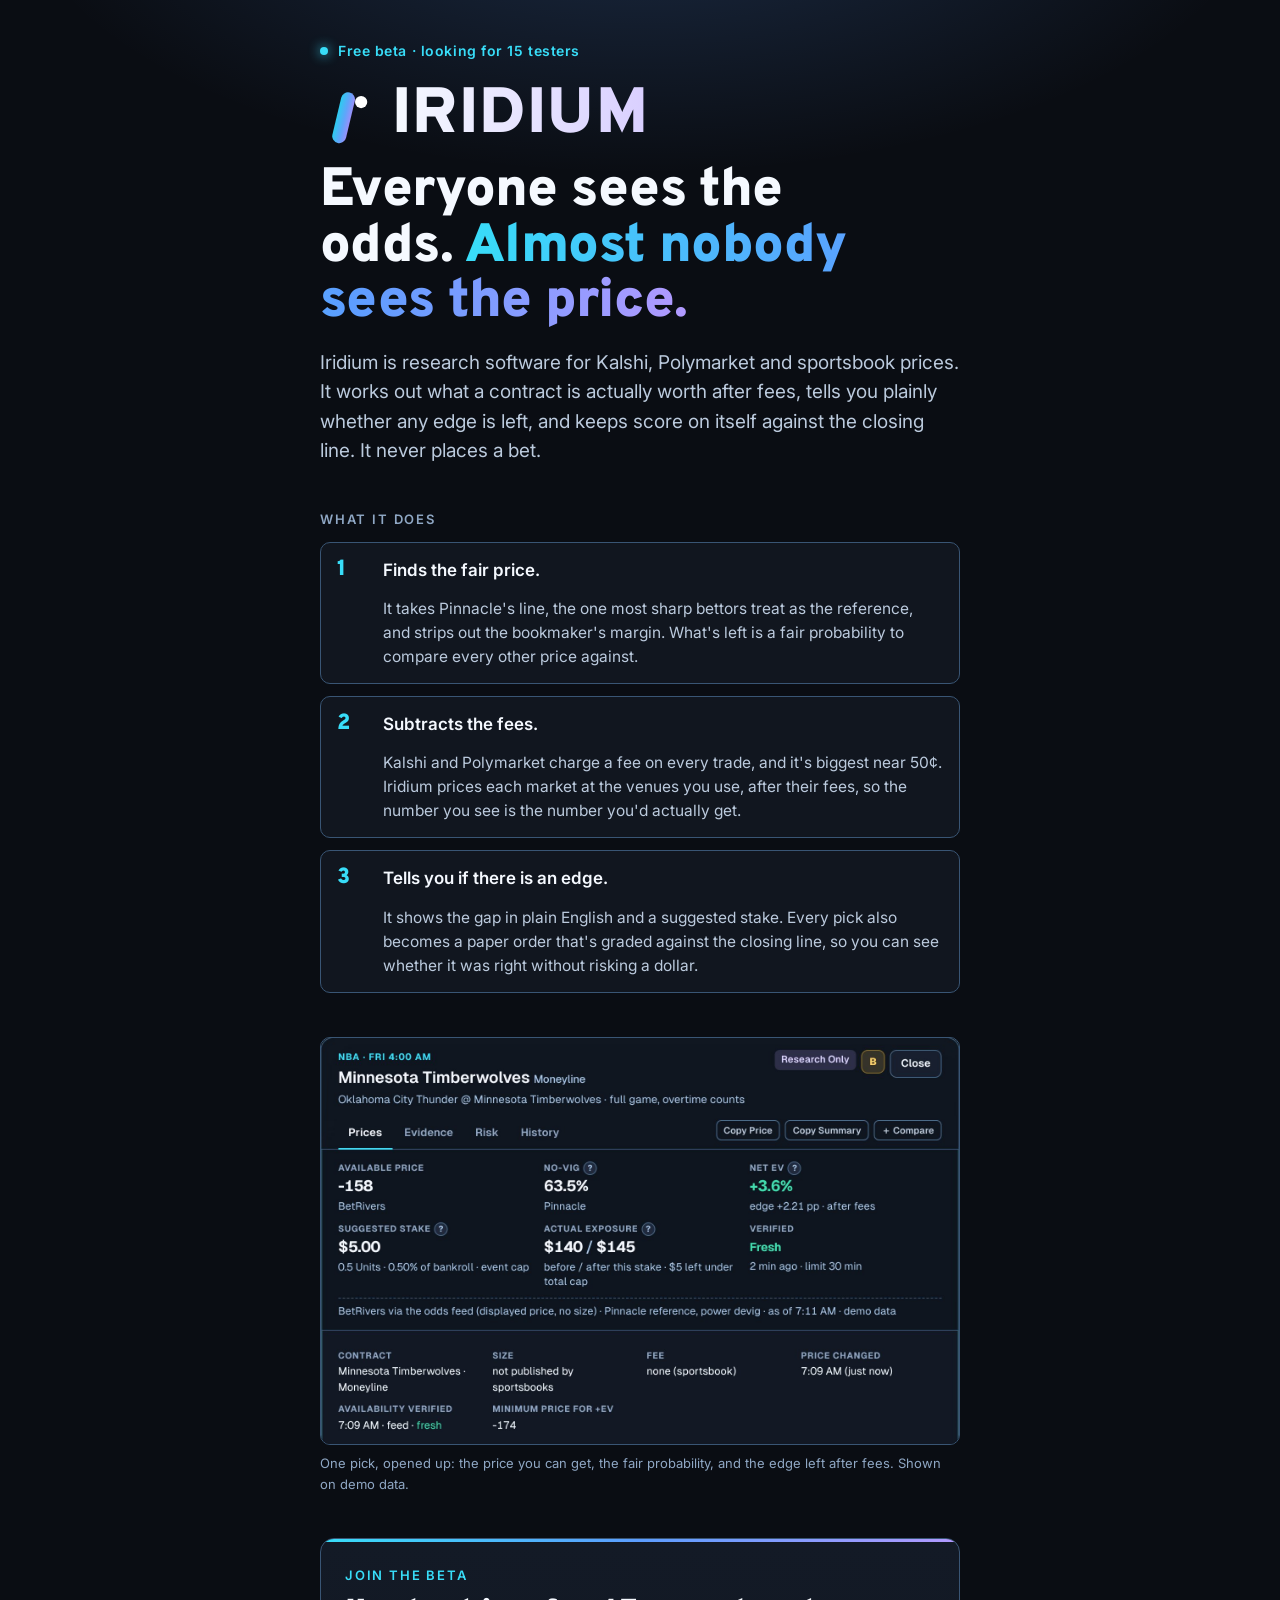
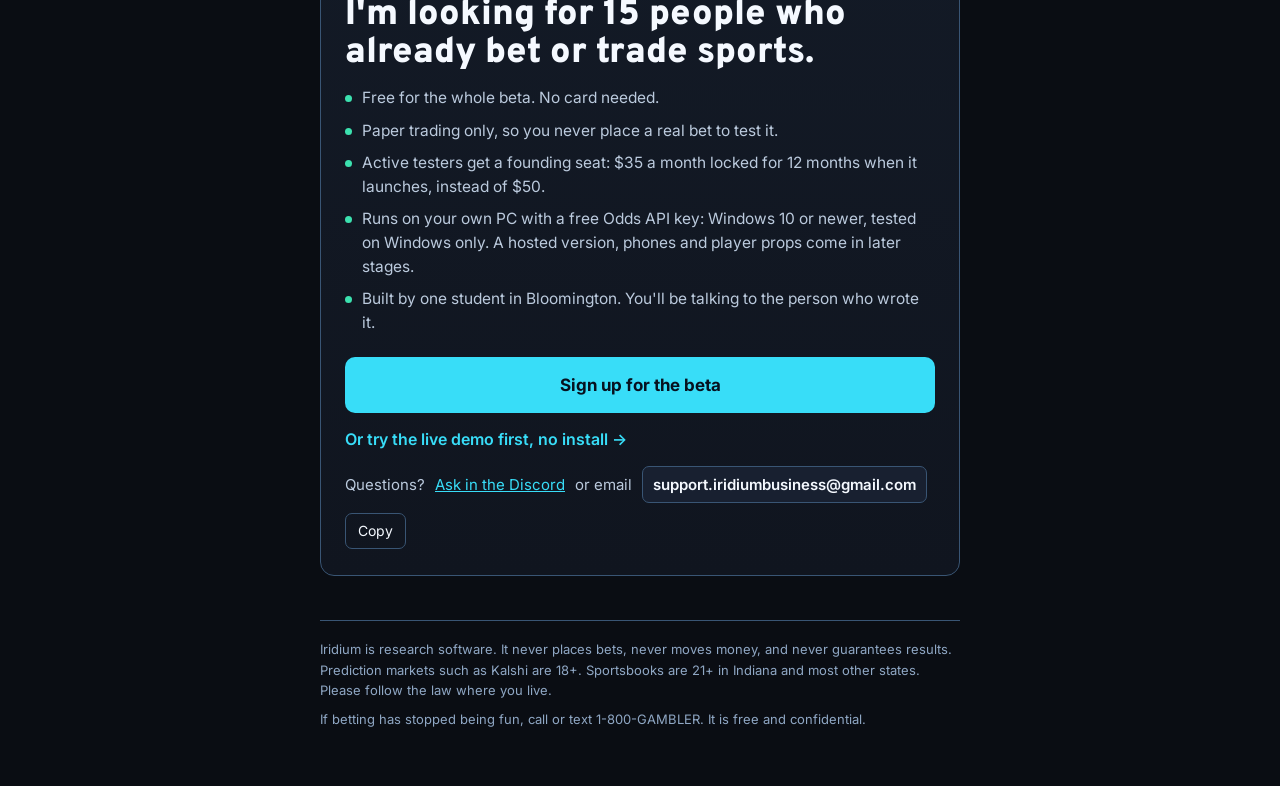
<file: beta/index.html>
<!doctype html>
<html lang="en">
<head>
<meta charset="utf-8">
<meta name="viewport" content="width=device-width,initial-scale=1,viewport-fit=cover">
<title>Iridium beta: testers wanted</title>
<meta name="description" content="Iridium prices Kalshi, Polymarket and sportsbook markets after fees and grades itself against the closing line. Free beta, looking for 15 testers.">
<meta property="og:title" content="Iridium beta: testers wanted">
<meta property="og:description" content="Free beta for people who already bet or trade sports. Prices after fees, graded against the close. Never places a bet.">
<meta property="og:image" content="https://aidansherlock.github.io/iridium/og.png">
<meta property="og:url" content="https://aidansherlock.github.io/iridium/beta/">
<meta name="twitter:card" content="summary_large_image">
<link rel="stylesheet" href="https://fonts.googleapis.com/css2?family=Overpass:wght@900&family=Inter:wght@400;500;600;700&display=swap">
<style>
/* Layout: one dark column, 640px wide; the reveal at the top, the two ways in at the bottom. */
:root{
  --bg:#0A0D13; --panel:#11161F; --panel2:#182030; --line:#395574;
  --t1:#F5F9FF; --t2:#BBCADD; --t3:#8FA7C4;
  --acc:#38DDF8; --acc2:#B29AFF; --acc3:#5C9DFF; --good:#3CE1AF; --warn:#FFD166; --on-bright:#07111F;
  --f-display:"Overpass","Arial Black",system-ui,sans-serif;
  --f-body:"Inter",system-ui,-apple-system,"Segoe UI",sans-serif;
  color-scheme:dark;
}
*{box-sizing:border-box}
body{margin:0;background:var(--bg);color:var(--t1);font-family:var(--f-body);font-size:17px;line-height:1.55;
  padding-left:max(16px,env(safe-area-inset-left,0px));padding-right:max(16px,env(safe-area-inset-right,0px));padding-block:0 48px;
  background-image:radial-gradient(900px 420px at 50% -120px,rgba(92,157,255,.22),transparent 70%)}
.wrap{max-width:640px;margin:0 auto;display:flex;flex-direction:column;gap:44px;padding-top:40px}
.eyebrow{font-size:12px;letter-spacing:.14em;text-transform:uppercase;color:var(--t3);font-weight:600}
.hero{display:flex;flex-direction:column;gap:18px}
.scan{display:inline-flex;align-items:center;gap:10px;color:var(--acc);font-weight:600;font-size:14px;letter-spacing:.04em}
.scan .dot{width:8px;height:8px;border-radius:50%;background:var(--acc);box-shadow:0 0 12px var(--acc)}
.lockup{display:flex;align-items:center;gap:16px;margin-top:6px}
.lockup svg{width:56px;height:56px;flex:none}
.word{font-family:var(--f-display);font-weight:900;font-size:clamp(40px,10vw,64px);letter-spacing:.02em;line-height:.95;
  background:linear-gradient(90deg,#F5F9FF,#D9CFFF);-webkit-background-clip:text;background-clip:text;color:transparent}
h1{margin:0;font-family:var(--f-display);font-weight:900;font-size:clamp(34px,8vw,54px);line-height:1.02;letter-spacing:-.01em;text-wrap:balance}
h1 em{font-style:normal;background:linear-gradient(90deg,var(--acc),var(--acc3) 55%,var(--acc2));-webkit-background-clip:text;background-clip:text;color:transparent}
.lede{font-size:19px;color:var(--t2);margin:0;max-width:34em}
h2{margin:0 0 12px;font-size:13px;letter-spacing:.14em;text-transform:uppercase;color:var(--t3);font-weight:600}
p{margin:0 0 12px;color:var(--t2)}
p strong{color:var(--t1);font-weight:600}
.shot{border:1px solid var(--line);border-radius:10px;overflow:hidden;background:var(--panel)}
.shot img{display:block;width:100%;max-width:100%;height:auto}
.cap{font-size:13px;color:var(--t3);margin-top:8px}
.steps{display:grid;gap:12px;margin:0;padding:0;list-style:none;counter-reset:s}
.steps li{display:grid;grid-template-columns:34px 1fr;gap:12px;align-items:start;padding:14px 16px;background:var(--panel);border:1px solid var(--line);border-radius:10px;min-width:0}
.steps li::before{counter-increment:s;content:counter(s);font-family:var(--f-display);font-weight:900;font-size:22px;line-height:1;color:var(--acc);padding-top:2px}
.steps li::before{grid-row:span 2}
.steps b,.steps span{grid-column:2}
.steps b{display:block;color:var(--t1);font-weight:600;margin-bottom:2px}
.steps span{color:var(--t2);font-size:15.5px}
.invite{border:1px solid var(--line);border-radius:14px;padding:26px 24px;background:linear-gradient(180deg,#131A26,#10151F);position:relative;overflow:hidden}
.invite::before{content:"";position:absolute;inset:0 0 auto;height:3px;background:linear-gradient(90deg,var(--acc),var(--acc3),var(--acc2))}
.invite h2{color:var(--acc)}
.invite .big{font-family:var(--f-display);font-weight:900;font-size:clamp(26px,6vw,36px);line-height:1.05;margin:0 0 14px;color:var(--t1);text-wrap:balance}
.perks{margin:0 0 22px;padding:0;list-style:none;display:grid;gap:8px}
.perks li{display:flex;gap:10px;color:var(--t2);font-size:15.5px}
.perks li::before{content:"";flex:none;width:7px;height:7px;border-radius:50%;background:var(--good);margin-top:9px}
.btn{display:inline-flex;align-items:center;justify-content:center;gap:10px;padding:15px 22px;border-radius:10px;font-weight:700;font-size:17px;text-decoration:none;
  background:var(--acc);color:var(--on-bright);min-width:0}
.btn:hover{filter:brightness(1.08)}
.btn:focus-visible,.copy:focus-visible,a:focus-visible{outline:2px solid var(--acc2);outline-offset:3px}
.btn svg{width:22px;height:22px;flex:none}
.cta{display:flex;flex-direction:column;gap:14px}
.demo{color:var(--acc);font-weight:600;text-decoration:none;font-size:16px}.demo:hover{text-decoration:underline}
.mail a{color:var(--acc)}
.mail{display:flex;flex-wrap:wrap;align-items:center;gap:10px;color:var(--t2);font-size:15px}
.mail code{font-family:var(--f-body);color:var(--t1);font-weight:600;user-select:all;word-break:break-all;background:var(--panel2);padding:6px 10px;border-radius:7px;border:1px solid var(--line)}
.copy{border:1px solid var(--line);background:transparent;color:var(--t1);border-radius:7px;padding:6px 12px;font:inherit;font-size:14px;cursor:pointer}
.copy:hover{background:var(--panel2)}
.fine{font-size:13px;color:var(--t3);line-height:1.6;border-top:1px solid var(--line);padding-top:18px}
.fine p{color:var(--t3);margin:0 0 8px;font-size:13px}
@media (prefers-reduced-motion:no-preference){
  .scan .dot{animation:pulse 2.2s ease-in-out infinite}
  @keyframes pulse{0%,100%{opacity:1}50%{opacity:.35}}
}
</style>

</head>
<body>
<div class="wrap">
  <header class="hero">
    <div class="scan"><span class="dot"></span>Free beta · looking for 15 testers</div>
    <div class="lockup">
      <svg viewBox="0 0 64 64" role="img" aria-label="Iridium mark"><defs><linearGradient id="ig" x1="0" y1="0" x2="1" y2="1"><stop offset="0" stop-color="#22d3ee"/><stop offset=".55" stop-color="#60a5fa"/><stop offset="1" stop-color="#a78bfa"/></linearGradient></defs><path d="M22 55 L32 13" stroke="url(#ig)" stroke-width="16" stroke-linecap="round"/><circle cx="47" cy="16" r="7" fill="#ffffff"/></svg>
      <div class="word">IRIDIUM</div>
    </div>
    <h1>Everyone sees the odds. <em>Almost nobody sees the price.</em></h1>
    <p class="lede">Iridium is research software for Kalshi, Polymarket and sportsbook prices. It works out what a contract is actually worth after fees, tells you plainly whether any edge is left, and keeps score on itself against the closing line. It never places a bet.</p>
  </header>

  <section>
    <h2>What it does</h2>
    <ol class="steps">
      <li><b>Finds the fair price.</b><span>It takes Pinnacle's line, the one most sharp bettors treat as the reference, and strips out the bookmaker's margin. What's left is a fair probability to compare every other price against.</span></li>
      <li><b>Subtracts the fees.</b><span>Kalshi and Polymarket charge a fee on every trade, and it's biggest near 50¢. Iridium prices each market at the venues you use, after their fees, so the number you see is the number you'd actually get.</span></li>
      <li><b>Tells you if there is an edge.</b><span>It shows the gap in plain English and a suggested stake. Every pick also becomes a paper order that's graded against the closing line, so you can see whether it was right without risking a dollar.</span></li>
    </ol>
  </section>

  <section>
    <div class="shot"><img src="[data-uri]" alt="Iridium's detail panel for one pick: the available price, the Pinnacle no-vig probability, net expected value after fees, a suggested stake and when the price was last checked." width="1506" height="960"></div>
    <div class="cap">One pick, opened up: the price you can get, the fair probability, and the edge left after fees. Shown on demo data.</div>
  </section>

  <section class="invite" aria-labelledby="inv">
    <h2 id="inv">Join the beta</h2>
    <p class="big">I'm looking for 15 people who already bet or trade sports.</p>
    <ul class="perks">
      <li>Free for the whole beta. No card needed.</li>
      <li>Paper trading only, so you never place a real bet to test it.</li>
      <li>Active testers get a founding seat: $35 a month locked for 12 months when it launches, instead of $50.</li>
      <li>Runs on your own PC with a free Odds API key: Windows 10 or newer, tested on Windows only. A hosted version, phones and player props come in later stages.</li>
      <li>Built by one student in Bloomington. You'll be talking to the person who wrote it.</li>
    </ul>
    <div class="cta">
      <a class="btn" href="../#beta">Sign up for the beta</a>
      <a class="demo" href="../demo/">Or try the live demo first, no install &rarr;</a>
      <div class="mail">Questions? <a href="https://discord.gg/vU9kkAEnsh" target="_blank" rel="noopener">Ask in the Discord</a> or email <code id="em">support.iridiumbusiness@gmail.com</code><button class="copy" id="cp" type="button">Copy</button></div>
    </div>
  </section>

  <footer class="fine">
    <p>Iridium is research software. It never places bets, never moves money, and never guarantees results. Prediction markets such as Kalshi are 18+. Sportsbooks are 21+ in Indiana and most other states. Please follow the law where you live.</p>
    <p>If betting has stopped being fun, call or text 1-800-GAMBLER. It is free and confidential.</p>
  </footer>
</div>

<script>
(function(){
  var b=document.getElementById('cp'),e=document.getElementById('em');
  b.addEventListener('click',function(){
    var t=e.textContent, done=function(){b.textContent='Copied';setTimeout(function(){b.textContent='Copy'},1600)};
    var fallback=function(){var r=document.createRange();r.selectNodeContents(e);var s=getSelection();s.removeAllRanges();s.addRange(r);b.textContent='Selected';setTimeout(function(){b.textContent='Copy'},1600)};
    try{navigator.clipboard.writeText(t).then(done,fallback)}catch(err){fallback()}
  });
})();
</script>

</body>
</html>
</file>
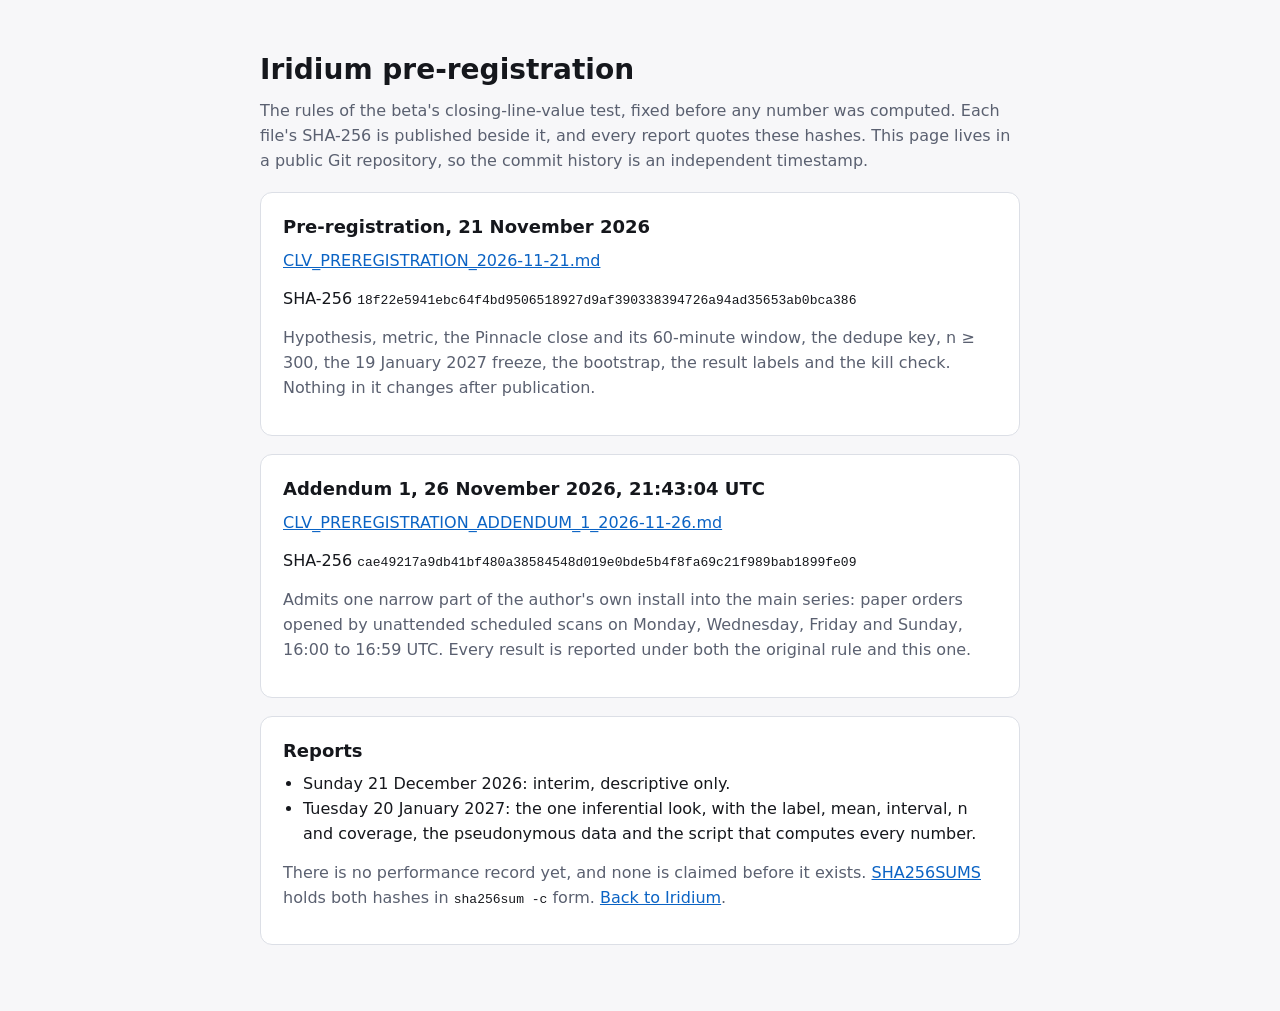
<file: prereg/index.html>
<!doctype html>
<html lang="en">
<head>
<meta charset="utf-8">
<meta name="viewport" content="width=device-width, initial-scale=1">
<title>Iridium pre-registration</title>
<meta name="description" content="The pre-registered closing-line-value test for the Iridium beta, with its SHA-256 hashes and the dated addendum.">
<meta name="robots" content="index, follow">
<style>
:root{--bg:#0b0d12;--fg:#e8e9ee;--muted:#9aa0ad;--accent:#7cc4ff;--card:#141821;--line:#232838}
@media (prefers-color-scheme: light){:root{--bg:#f7f7f9;--fg:#15171c;--muted:#5a6070;--accent:#0b63c4;--card:#ffffff;--line:#dcdfe6}}
*{box-sizing:border-box}
body{margin:0;background:var(--bg);color:var(--fg);font:16px/1.55 Inter,system-ui,-apple-system,Segoe UI,Roboto,sans-serif;padding:48px 16px}
main{max-width:760px;margin:0 auto}
h1{font-size:28px;margin:0 0 8px}
p{margin:0 0 14px}
.muted{color:var(--muted)}
.card{background:var(--card);border:1px solid var(--line);border-radius:12px;padding:20px 22px;margin:18px 0}
.card h2{font-size:18px;margin:0 0 8px}
code{font:13px/1.5 ui-monospace,SFMono-Regular,Menlo,Consolas,monospace;word-break:break-all;color:var(--fg)}
a{color:var(--accent)}
ul{padding-left:20px;margin:0 0 14px}
</style>
</head>
<body>
<main>
<h1>Iridium pre-registration</h1>
<p class="muted">The rules of the beta's closing-line-value test, fixed before any number was computed. Each file's SHA-256 is published beside it, and every report quotes these hashes. This page lives in a public Git repository, so the commit history is an independent timestamp.</p>

<div class="card">
<h2>Pre-registration, 21 November 2026</h2>
<p><a href="CLV_PREREGISTRATION_2026-11-21.md">CLV_PREREGISTRATION_2026-11-21.md</a></p>
<p>SHA-256 <code>18f22e5941ebc64f4bd9506518927d9af390338394726a94ad35653ab0bca386</code></p>
<p class="muted">Hypothesis, metric, the Pinnacle close and its 60-minute window, the dedupe key, n &ge; 300, the 19 January 2027 freeze, the bootstrap, the result labels and the kill check. Nothing in it changes after publication.</p>
</div>

<div class="card">
<h2>Addendum 1, 26 November 2026, 21:43:04 UTC</h2>
<p><a href="CLV_PREREGISTRATION_ADDENDUM_1_2026-11-26.md">CLV_PREREGISTRATION_ADDENDUM_1_2026-11-26.md</a></p>
<p>SHA-256 <code>cae49217a9db41bf480a38584548d019e0bde5b4f8fa69c21f989bab1899fe09</code></p>
<p class="muted">Admits one narrow part of the author's own install into the main series: paper orders opened by unattended scheduled scans on Monday, Wednesday, Friday and Sunday, 16:00 to 16:59 UTC. Every result is reported under both the original rule and this one.</p>
</div>

<div class="card">
<h2>Reports</h2>
<ul>
<li>Sunday 21 December 2026: interim, descriptive only.</li>
<li>Tuesday 20 January 2027: the one inferential look, with the label, mean, interval, n and coverage, the pseudonymous data and the script that computes every number.</li>
</ul>
<p class="muted">There is no performance record yet, and none is claimed before it exists. <a href="SHA256SUMS">SHA256SUMS</a> holds both hashes in <code>sha256sum -c</code> form. <a href="../">Back to Iridium</a>.</p>
</div>
</main>
</body>
</html>
</file>
